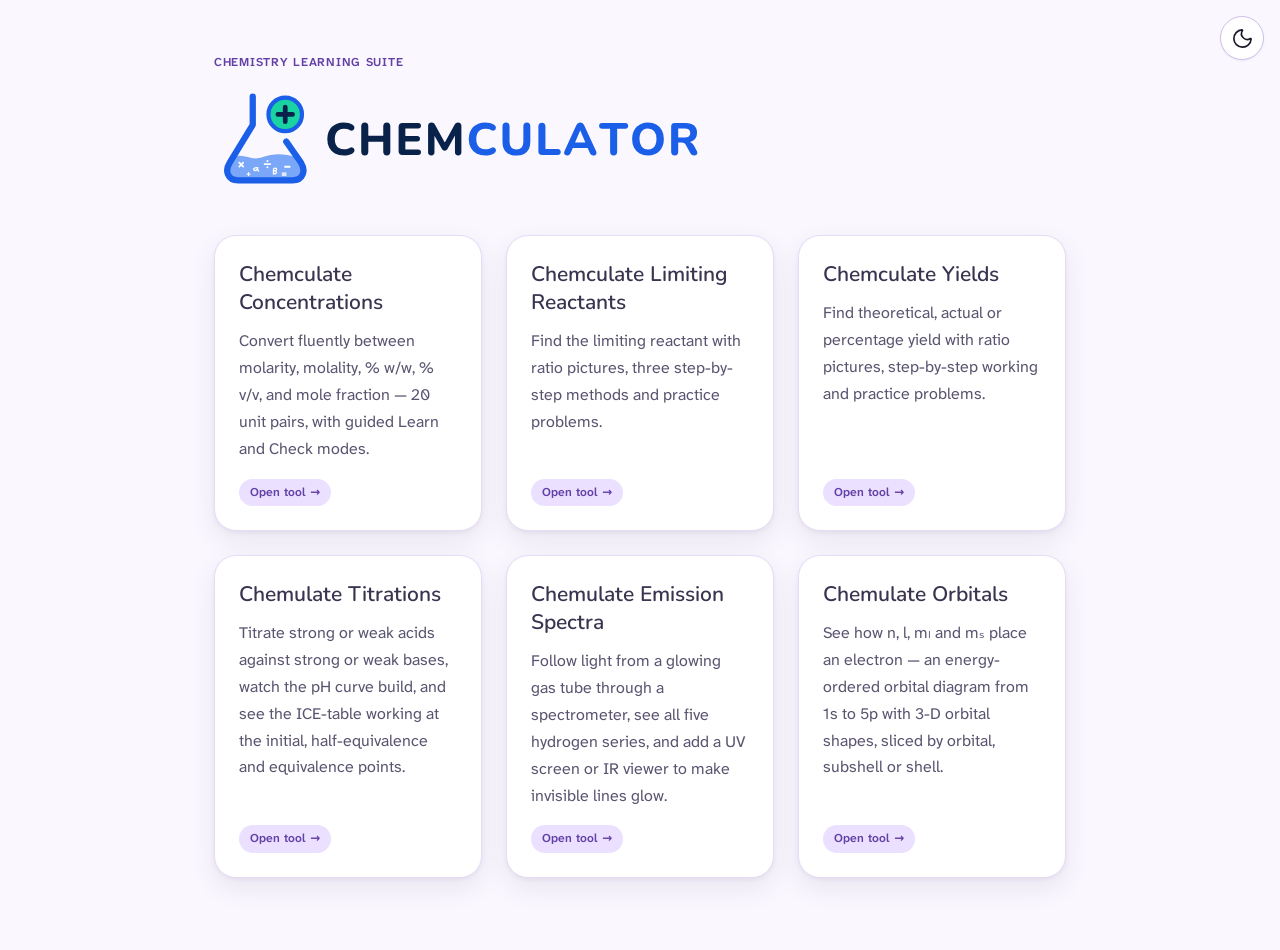
<file: index.html>
<!DOCTYPE html>
<html lang="en">
<head>
<meta charset="UTF-8">
<meta name="viewport" content="width=device-width, initial-scale=1.0">
<title>Chemculator — Chemistry Learning Suite</title>
<link rel="icon" href="brand/favicon.ico" sizes="48x48">
<link rel="icon" href="brand/favicon.svg" type="image/svg+xml">
<link rel="apple-touch-icon" href="brand/apple-touch-icon.png">
<meta name="description" content="Chemculator: a growing suite of interactive chemistry tools. Chemculate concentrations, limiting reactants, and more.">

<!-- Flash-free theme init (identical across the suite): runs before first paint. -->
<script>
try{var s=localStorage.getItem('theme'); if(s==='dark'||s==='light') document.documentElement.setAttribute('data-theme', s);}catch(e){}
</script>

<link rel="stylesheet" href="design-system.css">
<link rel="stylesheet" href="styles.css">
</head>
<body>

<button id="theme-toggle" class="theme-toggle" aria-label="Switch to dark mode" type="button" data-icon="moon"></button>

<header class="site-header">
  <span class="eyebrow">Chemistry Learning Suite</span>
  <h1 class="site-title">
    <img src="logo-light.svg" alt="Chemculator" class="site-logo site-logo--light">
    <img src="logo-dark.svg" alt="Chemculator" class="site-logo site-logo--dark">
  </h1>
</header>

<main>
  <div id="app-grid" class="card-grid" aria-live="polite">
    <!-- Cards are rendered here by app.js (from apps.json, with an embedded fallback) -->
  </div>
</main>

<script src="icons.js"></script>
<script src="motion.js"></script>
<script src="app.js"></script>
</body>
</html>
</file>
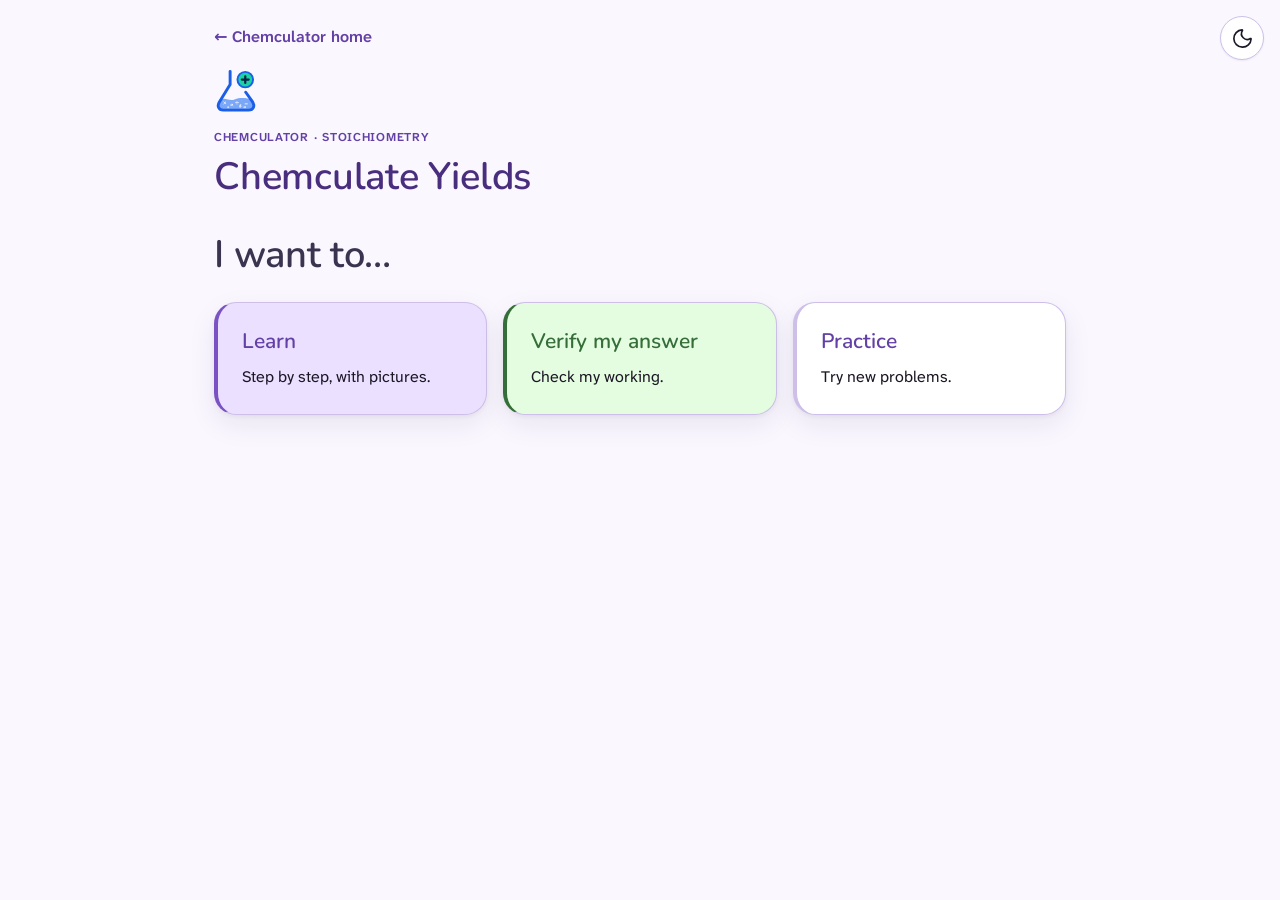
<file: yieldcalculator/index.html>
<!DOCTYPE html>
<html lang="en">
<head>
<meta charset="UTF-8">
<meta name="viewport" content="width=device-width, initial-scale=1.0">
<title>Chemculate Yields</title>
<link rel="icon" href="../brand/favicon.ico" sizes="48x48">
<link rel="icon" href="../brand/favicon.svg" type="image/svg+xml">
<link rel="apple-touch-icon" href="../brand/apple-touch-icon.png">
<meta name="description" content="Find theoretical, actual or percentage yield. Learn, check an answer, or practise.">
  <!-- Flash-free theme init: runs before the stylesheet is parsed. Same key ("theme") as the Chemculator hub.
       With no stored choice, design-system.css follows prefers-color-scheme. -->
  <script>
  try{var s=localStorage.getItem('theme'); if(s==='dark'||s==='light') document.documentElement.setAttribute('data-theme', s);}catch(e){}
  </script>
  <link rel="stylesheet" href="design-system.css">
  <link rel="stylesheet" href="styles.css">
  <link rel="stylesheet" href="ratiovis.css">
</head>
<body>
  <button class="theme-toggle" id="theme-toggle" type="button" aria-label="Switch to dark mode" aria-pressed="false">
    <span id="theme-toggle-icon" data-icon="moon"></span>
  </button>

  <div class="page">
    <nav class="top-links" aria-label="Chemculator navigation">
      <a class="home-link" href="https://azlanyaacob92.github.io/">&larr; Chemculator home</a>
    </nav>

    <header class="page-header">
      <a class="brand-mark" href="https://azlanyaacob92.github.io/" aria-label="Chemculator home">
        <img class="brand-mark__img--light" src="../brand/mark.svg" alt="" width="43" height="48">
        <img class="brand-mark__img--dark" src="../brand/mark-on-dark.svg" alt="" width="43" height="48">
      </a>
      <p class="eyebrow">Chemculator &middot; Stoichiometry</p>
      <h1 class="site-title">Chemculate Yields</h1>
    </header>
  </div>

  <main>
    <button class="back-link" id="back-link" type="button" hidden>← Back to start</button>

    <div class="wizard-stage">

      <!-- ============ CARD 0 · LANDING ============ -->
      <div class="wizard-card" id="card-landing">
        <div class="landing-content" id="landing-content">
          <p class="hero-lead" id="hero-lead">I want to…</p>
          <div class="choice-grid choice-grid--three">
            <button class="choice-card choice-card--lav" data-choose="learn" type="button">
              <span class="choice-verb">Learn</span>
              <span class="choice-desc">Step by step, with pictures.</span>
            </button>
            <button class="choice-card choice-card--grn" data-choose="verify" type="button">
              <span class="choice-verb">Verify my answer</span>
              <span class="choice-desc">Check my working.</span>
            </button>
            <button class="choice-card choice-card--plain" data-choose="practice" type="button">
              <span class="choice-verb">Practice</span>
              <span class="choice-desc">Try new problems.</span>
            </button>
          </div>
        </div>
      </div>

      <!-- ============ CARD 1 · REACTION PICKER (periodic table) ============ -->
      <div class="wizard-card prompt-card" id="card-picker" hidden>
        <span class="prompt-step">Step 1</span>
        <p class="prompt-question">Find your reaction</p>

        <div class="searchbar">
          <input type="text" id="speciesSearch" class="text-input" placeholder="Search by species or formula, e.g. MnO4" aria-label="Search reactions by species or formula" autocomplete="off" spellcheck="false">
          <span class="search-preview" id="searchPreview" aria-hidden="true"></span>
        </div>
        <div class="searchbar-divider"><span>or tap elements below</span></div>

        <div class="tablewrap">
          <div class="legend">
            <span><i class="l-active"></i>in a two-reactant reaction</span>
            <span><i class="l-sel"></i>selected</span>
            <span><i class="l-off"></i>not available</span>
          </div>
          <div class="ptscroll"><div class="ptable" id="ptable"></div></div>
        </div>

        <div class="controls">
          <select id="catsel" class="select" aria-label="Reaction type"></select>
          <div class="seg" id="matchmode">
            <button data-match="all" class="active" type="button">Match all</button>
            <button data-match="any" type="button">Match any</button>
          </div>
          <button class="btn btn--ghost" id="clear" type="button">Clear</button>
        </div>

        <div class="statusbar">
          <div class="selchips" id="selchips"></div>
          <div class="count" id="count"></div>
        </div>

        <div class="list" id="list"></div>
      </div>

      <!-- ============ CARD 1b · CUSTOM REACTION — SETUP ============ -->
      <div class="wizard-card prompt-card" id="card-custom-setup" hidden>
        <span class="prompt-step">Build your own</span>
        <p class="prompt-question">How many products does your reaction make?</p>
        <div class="seg seg--wide" id="prodcount" role="group" aria-label="Number of products"></div>
        <div class="wizard-back-row">
          <button class="btn btn--primary" id="custom-setup-continue" type="button">Continue →</button>
          <button class="btn btn--ghost" id="custom-setup-back" type="button">← Back to reaction list</button>
        </div>
      </div>

      <!-- ============ CARD 1c · CUSTOM REACTION — BUILD ============ -->
      <div class="wizard-card prompt-card" id="card-custom-build" hidden>
        <span class="prompt-step">Build your own</span>
        <p class="prompt-question">Build your equation</p>
        <div class="calc-eq" id="customPreview"></div>
        <div class="custom-side-label">Reactants</div>
        <div class="custom-grid" id="customReactants"></div>
        <div class="custom-arrow-row"><span class="custom-arrow">→</span></div>
        <div class="custom-side-label">Products</div>
        <div class="custom-grid" id="customProducts"></div>
        <p class="form-error" id="custom-error" role="alert" hidden></p>
        <button class="btn btn--primary" id="custom-build-continue" type="button">Build equation →</button>
        <div class="wizard-back-row">
          <button class="btn btn--ghost" id="custom-build-back" type="button">← Change product count</button>
        </div>
      </div>

      <!-- ============ CARD 2 · WHAT ARE YOU CALCULATING? ============ -->
      <div class="wizard-card prompt-card" id="card-target" hidden>
        <span class="prompt-step">Step 2</span>
        <p class="prompt-question">What are you calculating?</p>
        <div class="calc-eq" id="targetEq"></div>
        <div class="choice-grid choice-grid--three">
          <button class="choice-card choice-card--plain" data-target="theoretical" type="button">
            <span class="choice-verb">Theoretical yield</span>
            <span class="choice-desc">From the amounts you start with.</span>
          </button>
          <button class="choice-card choice-card--plain" data-target="percent" type="button">
            <span class="choice-verb">Percentage yield</span>
            <span class="choice-desc">From the amount you collected.</span>
          </button>
          <button class="choice-card choice-card--plain" data-target="actual" type="button">
            <span class="choice-verb">Actual yield</span>
            <span class="choice-desc">From a given percentage.</span>
          </button>
        </div>
        <div class="wizard-back-row">
          <button class="btn btn--ghost" id="target-back" type="button">← Change reaction</button>
        </div>
      </div>

      <!-- ============ CARD 3 · WHICH PRODUCT, AND IN WHAT UNIT? ============ -->
      <div class="wizard-card prompt-card" id="card-product" hidden>
        <span class="prompt-step">Step 3</span>
        <p class="prompt-question">Which product, and what unit?</p>
        <div class="calc-eq" id="productEq"></div>
        <div class="custom-side-label">Product</div>
        <div class="seg seg--wide" id="product-seg" role="group" aria-label="Choose the product"></div>
        <div class="custom-side-label">Unit</div>
        <div class="seg seg--wide" id="unit-seg" role="group" aria-label="Choose how the yield is measured"></div>
        <div id="product-gas"></div>
        <div class="wizard-back-row">
          <button class="btn btn--primary" id="product-continue" type="button">Continue →</button>
          <button class="btn btn--ghost" id="product-back" type="button">← Change what to calculate</button>
        </div>
      </div>

      <!-- ============ CARD 4 · MEASUREMENTS ============ -->
      <div class="wizard-card prompt-card" id="card-measure" hidden>
        <span class="prompt-step">Step 4</span>
        <p class="prompt-question">How much of each reactant do you have?</p>
        <div class="calc-eq" id="measureEq"></div>
        <div class="inputs" id="inputs"></div>
        <div id="knownWrap"></div>
        <p class="form-error" id="measure-error" role="alert" hidden></p>
        <button class="btn btn--primary" id="measure-continue" type="button">Continue →</button>
        <div class="wizard-back-row">
          <button class="btn btn--ghost" id="measure-back" type="button">← Change product or unit</button>
        </div>
      </div>

      <!-- ============ CARD 5a · LEARN — a worksheet that grows one step at a time ============ -->
      <div class="wizard-card learn-card" id="card-learn" hidden>
        <div class="learn-head">
          <span class="strategy-eyebrow" id="learn-eyebrow"></span>
          <div class="calc-eq" id="learnEq"></div>
        </div>
        <ol class="step-list" id="learn-steps" role="list" aria-live="polite" aria-relevant="additions"></ol>
        <div class="learn-bar">
          <div class="dots" id="learn-dots" role="img" aria-label="Step 1 of 1"></div>
          <div class="learn-actions">
            <button class="btn btn--primary" id="learn-next" type="button">Next step →</button>
            <button class="btn btn--ghost" id="learn-back" type="button">← Back</button>
            <button class="btn btn--ghost" id="learn-all" type="button">Show all</button>
          </div>
        </div>
      </div>

      <!-- ============ CARD 5b · VERIFY — all the figures at once ============ -->
      <div class="wizard-card worksheet" id="card-verify" hidden>
        <div class="worksheet-header">
          <p class="worksheet-title">Key figures</p>
        </div>
        <div class="worksheet-body" id="verify-body"></div>
        <div class="worksheet-pic" id="verify-pic"></div>
        <div class="step-combo-actions worksheet-actions">
          <button class="btn btn--primary" id="verify-again" type="button">Try different amounts</button>
          <button class="btn btn--ghost" id="verify-restart" type="button">Start again</button>
        </div>
      </div>

      <!-- ============ CARD 6 · VERDICT (learn only) ============ -->
      <div class="wizard-card verdict-card" id="card-verdict" hidden>
        <p class="verdict-headline" id="verdict-headline"></p>
        <p class="verdict-body" id="verdict-body"></p>
        <p class="verdict-flag" id="verdict-flag" hidden>Above 100 %. Check the measurement.</p>
        <div class="verdict-pic" id="verdict-pic"></div>
        <div class="verdict-actions">
          <button class="btn btn--primary" id="verdict-again" type="button">Try different amounts</button>
          <button class="btn btn--ghost" id="verdict-restart" type="button">Start again</button>
        </div>
      </div>

      <!-- ============ CARD 7 · PRACTICE ============ -->
      <div class="wizard-card prompt-card practice-card" id="card-practice" hidden>
        <div class="practice-bar">
          <div class="seg" id="practice-level" role="group" aria-label="Level">
            <button type="button" data-level="moles" aria-pressed="false">Moles</button>
            <button type="button" data-level="grams" aria-pressed="false">Grams</button>
            <button type="button" data-level="mixed" aria-pressed="true" class="active">Mixed</button>
          </div>
          <span class="score-chip" id="practice-score" role="status"><span class="sr-only">Score </span>✓ 0 / 0</span>
          <button class="btn btn--soft" id="practice-new" type="button">New problem</button>
        </div>
        <div class="practice-problem" id="practice-problem" tabindex="-1"></div>
      </div>

    </div>
  </main>

  <script src="chemistry.js"></script>
  <script src="generator.js"></script>
  <script src="practice.js"></script>
  <script src="icons.js"></script>
  <script src="motion.js"></script>
  <script src="ratiovis.js"></script>
  <script src="app.js"></script>
</body>
</html>
</file>
<file: design-system.css>
/* =============================================================
   design-system.css — Lavender + Willow design system
   Portable token layer. Two source palettes:
     Lavender Veil → Lavender Purple  (primary / brand / interactive)
     Frosted Mint  → Willow Green     (secondary / positive / confirm)

   The five swatches in each source palette are all tints: none of
   them reaches 4.5:1 against white, so they are used as SURFACES
   and FILLS. Text and action colours are the derived 600–900 steps
   below. Every pairing marked ✓ was checked against WCAG 2.1 AA.
   ============================================================= */

/* The three faces, self-hosted (SIL Open Font License 1.1; licences in fonts/).
   Latin subset: characters outside it (subscript digits, most arrows) fall
   through to the system fonts further down each stack. */
@font-face {
  font-family: "Nunito";
  src: url("fonts/nunito-latin-wght-normal.woff2") format("woff2");
  font-weight: 200 1000; font-style: normal; font-display: swap;
}
@font-face {
  font-family: "Atkinson Hyperlegible Next";
  src: url("fonts/atkinson-hyperlegible-next-latin-wght-normal.woff2") format("woff2");
  font-weight: 200 800; font-style: normal; font-display: swap;
}
@font-face {
  font-family: "Atkinson Hyperlegible Mono";
  src: url("fonts/atkinson-hyperlegible-mono-latin-wght-normal.woff2") format("woff2");
  font-weight: 200 800; font-style: normal; font-display: swap;
}

:root {
  color-scheme: light;

  /* ---------- lavender ramp (50–400 are the source swatches) ---------- */
  --lav-50:  #ebe0ff;  /* Lavender Veil     */
  --lav-100: #dac7ff;  /* Periwinkle        */
  --lav-200: #c7adff;  /* Mauve             */
  --lav-300: #ac8bee;  /* Soft Periwinkle   */
  --lav-400: #916dd5;  /* Lavender Purple   */
  --lav-500: #7a52c4;  /* derived — smallest fill that holds white text ✓ 5.48 */
  --lav-600: #6340a6;  /* derived — text / links on white ✓ 7.46 */
  --lav-700: #4a2e7e;  /* derived — headings ✓ 10.59 */
  --lav-900: #2e1b52;  /* derived — deep surface, dark-mode base */

  /* ---------- willow ramp (50–400 are the source swatches) ---------- */
  --grn-50:  #e4fde1;  /* Frosted Mint (light) */
  --grn-100: #d5f5d2;  /* Frosted Mint        */
  --grn-200: #c6edc3;  /* Tea Green           */
  --grn-300: #a7dca5;  /* Celadon             */
  --grn-400: #90cf8e;  /* Willow Green        */
  --grn-500: #6fb86d;  /* derived — fill, pairs with ink not white */
  --grn-600: #4f9a50;  /* derived — icons / large text only (3.46) */
  --grn-700: #356e38;  /* derived — text & solid buttons ✓ 6.11 */
  --grn-900: #1e3f22;  /* derived — deep surface */

  /* ---------- neutrals (warmed toward lavender, not pure grey) ---------- */
  --ink:   #1c1725;   /* body text ✓ 17.5 on white  */
  --ink-2: #3b3450;   /* subheads ✓ 11.7            */
  --muted: #5b5470;   /* secondary text ✓ 7.1       */
  --faint: #8a7fa8;   /* placeholders, 3.7 — never body copy */
  --line:  #e5dcf5;
  --line-strong: #cdbfe8;

  /* ---------- surfaces ---------- */
  --bg:      #faf7ff;
  --bg-tint: #f6f2ff;
  --card:    #ffffff;
  --card-2:  var(--lav-50);
  --overlay: rgba(46, 27, 82, .48);

  /* ---------- semantic roles ---------- */
  --primary:        var(--lav-500);
  --primary-hover:  var(--lav-600);
  --primary-ink:    #ffffff;
  --primary-soft:   var(--lav-50);
  --primary-soft-ink: var(--lav-600);   /* ✓ 5.91 on --lav-50 */

  --accent:         var(--grn-700);
  --accent-hover:   var(--grn-900);
  --accent-ink:     #ffffff;
  --accent-soft:    var(--grn-50);
  --accent-soft-ink: var(--grn-700);    /* ✓ 5.65 on --grn-50 */

  --success:      var(--grn-700);
  --success-soft: var(--grn-50);
  --danger:       #b4304a;              /* ✓ 6.07 both directions */
  --danger-soft:  #fdeef1;
  --warn:         #b8721f;              /* fill only — pair with --ink, not white */
  --warn-ink:     #7a4a0f;
  --warn-soft:    #fdf3e3;

  --focus-ring: 0 0 0 3px rgba(122, 82, 196, .38);

  /* ---------- text roles that take a different step in dark mode ---------- */
  --link:  var(--primary-soft-ink);     /* links, eyebrows, ghost-button text */
  --title: var(--lav-700);              /* the page <h1> */

  /* ---------- elevation: lavender-tinted, never neutral grey ---------- */
  --shadow-1: 0 1px 2px rgba(46, 27, 82, .07);
  --shadow-2: 0 2px 4px rgba(46, 27, 82, .06), 0 10px 28px rgba(46, 27, 82, .08);
  --shadow-3: 0 8px 20px rgba(46, 27, 82, .10), 0 24px 60px rgba(46, 27, 82, .12);

  /* ---------- shape ---------- */
  --r-sm: 8px;
  --r-md: 14px;
  --r-lg: 22px;
  --r-pill: 999px;

  /* ---------- 4px spacing scale ---------- */
  --sp-1: 4px;  --sp-2: 8px;  --sp-3: 12px; --sp-4: 16px;
  --sp-5: 24px; --sp-6: 32px; --sp-7: 48px; --sp-8: 64px;

  /* ---------- controls: one height for every button, field and toggle ---------- */
  --control-h: 44px;

  /* =============================================================
     TYPE — professional, plainly readable, zero network dependency.

     Three voices, each a variable font that ships in fonts/ beside this
     file, so the app looks the same on a Chromebook, a phone and a
     Windows laptop, and still renders with no connection. The old
     system stacks stay behind them as the fallback while a font loads.

     Softness comes from the letterform itself: Nunito's rounded
     terminals for headings (it is also the face of the wordmark), and
     Atkinson Hyperlegible for everything read closely, because it keeps
     I, l and 1, and O and 0, apart: exactly the characters a chemical
     formula cannot afford to blur.
     ============================================================= */

  /* headings and any type ≥ 20px */
  --font-display: "Nunito", Candara, "ui-rounded", "Segoe UI Variable Display",
                  Calibri, "Segoe UI", -apple-system, system-ui, Roboto,
                  "Helvetica Neue", Arial, sans-serif;
  /* body, labels, controls — everything below 20px */
  --font-body: "Atkinson Hyperlegible Next", Calibri, "ui-rounded", "Segoe UI Variable Text",
               "Segoe UI", -apple-system, system-ui, Roboto,
               "Helvetica Neue", Arial, sans-serif;
  /* the second voice, and it earns its keep: quantities, units,
     equations, anything that must align in a column */
  --font-mono: "Atkinson Hyperlegible Mono", Consolas, "Cascadia Mono", "SFMono-Regular", ui-monospace,
               Menlo, "JetBrains Mono", monospace;

  /* weights — one step apart, capped at 600: nothing needs 700 to read
     as a heading once the letterform itself is doing the work */
  --w-normal: 400;
  --w-medium: 500;
  --w-semi:   600;
  --w-bold:   600;

  /* line heights: a little looser throughout than a technical system
     would use — tight leading is part of what reads "hard" */
  --lh-display: 1.22;
  --lh-heading: 1.34;
  --lh-body:    1.68;   /* generous — this is a page students read slowly */
  --lh-tight:   1.45;

  /* measure: never let running text run wider than this */
  --measure: 66ch;
  --measure-narrow: 46ch;

  /* scale — 1.0rem base, ~1.22 ratio, deliberately shallow so nothing
     shouts and every step stays distinguishable */
  --fs-display: clamp(1.875rem, 1.55rem + 1.5vw, 2.375rem);
  --fs-h1:      clamp(1.5rem, 1.35rem + .75vw, 1.75rem);
  --fs-h2:      1.3125rem;
  --fs-h3:      1.0625rem;
  --fs-body:    1rem;       /* 16px floor — never smaller for prose */
  --fs-small:   0.875rem;
  --fs-label:   0.75rem;
  --fs-micro:   0.6875rem;  /* units and footnotes only, never sentences */

  /* composed shorthands: font: var(--t-h2) */
  --t-display: var(--w-semi) var(--fs-display)/var(--lh-display) var(--font-display);
  --t-h1:      var(--w-semi) var(--fs-h1)/var(--lh-heading) var(--font-display);
  --t-h2:      var(--w-semi) var(--fs-h2)/var(--lh-heading) var(--font-display);
  --t-h3:      var(--w-semi) var(--fs-h3)/var(--lh-tight) var(--font-body);
  --t-body:    var(--w-normal) var(--fs-body)/var(--lh-body) var(--font-body);
  --t-body-strong: var(--w-semi) var(--fs-body)/var(--lh-body) var(--font-body);
  --t-small:   var(--w-normal) var(--fs-small)/1.55 var(--font-body);
  --t-label:   var(--w-bold) var(--fs-label)/var(--lh-tight) var(--font-body);
  --t-mono:    var(--w-normal) var(--fs-small)/var(--lh-tight) var(--font-mono);
  --t-quantity: var(--w-medium) var(--fs-body)/var(--lh-tight) var(--font-mono);

  /* tracking: near-neutral, not tightened — negative tracking is what
     makes a headline feel engineered instead of written */
  --tr-display: -0.006em;
  --tr-heading: 0em;
  --tr-body:    0em;
  --tr-label:   0.06em;   /* uppercase labels still need a little air */

  /* ---------- motion: read by CSS and by motion.js alike ---------- */
  --ease: cubic-bezier(0.16, 1, 0.3, 1);       /* UI arriving or leaving */
  --ease-move: cubic-bezier(0.4, 0, 0.2, 1);   /* an object travelling inside a simulation */
  --dur-fast: 120ms;    /* hover, press */
  --dur: 220ms;         /* state changes, and anything leaving */
  --dur-slow: 420ms;    /* anything entering the page */
  --stagger: 90ms;      /* gap between items that arrive one after another */
}

/* =============================================================
   dark mode — the ramps invert roles: tints become the ink,
   the 900 step becomes the room. Same token names throughout.
   ============================================================= */
[data-theme="dark"] {
  color-scheme: dark;
  --link:  var(--primary);
  --title: var(--ink);

  --ink:   #ebe0ff;   /* ✓ 14.8 on --bg */
  --ink-2: #dac7ff;
  --muted: #a79fc0;   /* ✓ 7.4 */
  --faint: #7c7496;
  --line:  #2a2140;
  --line-strong: #3d3157;

  --bg:      #151021;
  --bg-tint: #1d1630;
  --card:    #1d1630;
  --card-2:  #2a2140;
  --overlay: rgba(10, 6, 20, .66);

  --primary:        var(--lav-300);
  --primary-hover:  var(--lav-200);
  --primary-ink:    #1c1725;          /* dark text on a light lavender fill */
  --primary-soft:   #2a2140;
  --primary-soft-ink: var(--lav-100); /* ✓ 9.8 */

  --accent:         var(--grn-300);
  --accent-hover:   var(--grn-200);
  --accent-ink:     #10240f;
  --accent-soft:    #1f3320;
  --accent-soft-ink: var(--grn-200);

  --success:      var(--grn-300);
  --success-soft: #1f3320;
  --danger:       #f0a3b0;
  --danger-soft:  #3a1a22;
  --warn:         #f0c274;
  --warn-ink:     #f0c274;
  --warn-soft:    #33260f;

  --focus-ring: 0 0 0 3px rgba(172, 139, 238, .45);

  --shadow-1: 0 1px 2px rgba(0, 0, 0, .5);
  --shadow-2: 0 2px 4px rgba(0, 0, 0, .4), 0 10px 28px rgba(0, 0, 0, .45);
  --shadow-3: 0 8px 20px rgba(0, 0, 0, .5), 0 24px 60px rgba(0, 0, 0, .55);
}

/* Follow the OS when no explicit choice has been stored. */
@media (prefers-color-scheme: dark) {
  :root:not([data-theme="light"]) {
    color-scheme: dark;
    --link: var(--primary); --title: var(--ink);
    --ink: #ebe0ff; --ink-2: #dac7ff; --muted: #a79fc0; --faint: #7c7496;
    --line: #2a2140; --line-strong: #3d3157;
    --bg: #151021; --bg-tint: #1d1630; --card: #1d1630; --card-2: #2a2140;
    --overlay: rgba(10, 6, 20, .66);
    --primary: var(--lav-300); --primary-hover: var(--lav-200);
    --primary-ink: #1c1725; --primary-soft: #2a2140; --primary-soft-ink: var(--lav-100);
    --accent: var(--grn-300); --accent-hover: var(--grn-200);
    --accent-ink: #10240f; --accent-soft: #1f3320; --accent-soft-ink: var(--grn-200);
    --success: var(--grn-300); --success-soft: #1f3320;
    --danger: #f0a3b0; --danger-soft: #3a1a22;
    --warn: #f0c274; --warn-ink: #f0c274; --warn-soft: #33260f;
    --focus-ring: 0 0 0 3px rgba(172, 139, 238, .45);
    --shadow-1: 0 1px 2px rgba(0,0,0,.5);
    --shadow-2: 0 2px 4px rgba(0,0,0,.4), 0 10px 28px rgba(0,0,0,.45);
    --shadow-3: 0 8px 20px rgba(0,0,0,.5), 0 24px 60px rgba(0,0,0,.55);
  }
}

/* =============================================================
   component primitives — thin, opt-in, all token-driven
   ============================================================= */

/* ---------- base type wiring ----------
   These apply the tokens above so headings, running text, and
   quantities look right by default, not only inside .ds-* wrappers. */
h1, h2, h3, h4 { margin: 0; text-wrap: balance; color: var(--ink-2); }
h1 { font: var(--t-display); letter-spacing: var(--tr-display); color: var(--title); }
h2 { font: var(--t-h1); letter-spacing: var(--tr-heading); }
h3 { font: var(--t-h2); letter-spacing: var(--tr-heading); }
h4 { font: var(--t-h3); }

p, li { font: var(--t-body); color: var(--ink); max-width: var(--measure); }
p.lede { font: var(--w-normal) 1.125rem/var(--lh-body) var(--font-body); color: var(--muted); }

small, .ds-caption { font: var(--t-small); color: var(--muted); }

.ds-eyebrow, .ds-label-inline {
  font: var(--t-label);
  text-transform: uppercase;
  letter-spacing: var(--tr-label);
  color: var(--muted);
}

/* quantities, units, calc lines — tabular figures so columns line up */
.ds-quantity, code, kbd, samp {
  font: var(--t-quantity);
  font-variant-numeric: tabular-nums;
}

.ds-card {
  background: var(--card);
  border: 1px solid var(--line);
  border-radius: var(--r-lg);
  padding: var(--sp-5);
  box-shadow: var(--shadow-2);
}

.ds-btn {
  font: var(--t-small);
  font-weight: 600;
  display: inline-flex;
  align-items: center;
  gap: var(--sp-2);
  padding: 10px 18px;
  border-radius: var(--r-pill);
  border: 1px solid transparent;
  cursor: pointer;
  transition: background var(--dur) var(--ease), transform var(--dur) var(--ease),
              box-shadow var(--dur) var(--ease), color var(--dur) var(--ease);
}
.ds-btn:focus-visible { outline: none; box-shadow: var(--focus-ring); }
.ds-btn:active { transform: translateY(1px); }
.ds-btn[disabled] { opacity: .5; cursor: not-allowed; transform: none; }

.ds-btn--primary   { background: var(--primary); color: var(--primary-ink); }
.ds-btn--primary:hover:not([disabled])   { background: var(--primary-hover); }

.ds-btn--accent    { background: var(--accent); color: var(--accent-ink); }
.ds-btn--accent:hover:not([disabled])    { background: var(--accent-hover); }

.ds-btn--soft      { background: var(--primary-soft); color: var(--primary-soft-ink); }
.ds-btn--soft:hover:not([disabled])      { background: var(--lav-100); }

.ds-btn--ghost     { background: transparent; color: var(--primary-soft-ink);
                     border-color: var(--line-strong); }
.ds-btn--ghost:hover:not([disabled])     { background: var(--bg-tint); }

.ds-btn--danger    { background: var(--danger); color: #fff; }

.ds-label {
  font: var(--t-label);
  text-transform: uppercase;
  letter-spacing: var(--tr-label);
  color: var(--muted);
}

.ds-field {
  font: var(--t-body);
  width: 100%;
  padding: 10px 14px;
  color: var(--ink);
  background: var(--card);
  border: 1px solid var(--line-strong);
  border-radius: var(--r-md);
  transition: border-color var(--dur) var(--ease), box-shadow var(--dur) var(--ease);
}
.ds-field::placeholder { color: var(--faint); }
.ds-field:focus { outline: none; border-color: var(--primary); box-shadow: var(--focus-ring); }
.ds-field[aria-invalid="true"] { border-color: var(--danger); }

.ds-chip {
  font: var(--t-label);
  font-weight: 600;
  display: inline-flex;
  align-items: center;
  gap: 6px;
  padding: 5px 11px;
  border-radius: var(--r-pill);
  background: var(--primary-soft);
  color: var(--primary-soft-ink);
}
.ds-chip--accent  { background: var(--accent-soft); color: var(--accent-soft-ink); }
.ds-chip--danger  { background: var(--danger-soft); color: var(--danger); }
.ds-chip--warn    { background: var(--warn-soft);   color: var(--warn-ink); }

/* Callouts get a 3px leading edge in the role colour — the one place
   the saturated 400-step swatches carry meaning on their own. */
.ds-note {
  border-left: 3px solid var(--primary);
  background: var(--primary-soft);
  color: var(--ink);
  border-radius: 0 var(--r-md) var(--r-md) 0;
  padding: var(--sp-3) var(--sp-4);
}
.ds-note--accent { border-left-color: var(--accent); background: var(--accent-soft); }
.ds-note--danger { border-left-color: var(--danger); background: var(--danger-soft); }
.ds-note--warn   { border-left-color: var(--warn);   background: var(--warn-soft); }

/* =============================================================
   suite shell — the parts every Chemculator app shares.

   These use the class names the apps already carry in their markup
   (.theme-toggle, .btn, .seg, .choice-card ...), so an app gets them
   by linking this file and NOT redefining them. An app's own
   styles.css should hold only what is specific to that app: its
   layout, its data colours, its simulation.

   This file is copied into each repo. Edit the canonical copy and
   run design-system/sync.js — never edit a copy.
   ============================================================= */

/* ---------- base ---------- */
* { box-sizing: border-box; }
[hidden] { display: none !important; }

body {
  margin: 0;
  font: var(--t-body);
  color: var(--ink);
  background: var(--bg);
  -webkit-font-smoothing: antialiased;
  transition: background-color var(--dur) var(--ease), color var(--dur) var(--ease);
}

/* focus: the ring token plus a solid outline, so it holds 3:1 on any surface */
:focus-visible { outline: 2px solid var(--primary); outline-offset: 2px; box-shadow: var(--focus-ring); }

.sr-only {
  position: absolute; width: 1px; height: 1px; margin: -1px; padding: 0;
  overflow: hidden; clip: rect(0 0 0 0); white-space: nowrap; border: 0;
}

/* ---------- icons (icons.js): take the text colour, scale with the type ---------- */
.icon {
  width: 1.25em; height: 1.25em; flex: none; vertical-align: -0.22em;
  fill: none; stroke: currentColor; stroke-width: 1.75; stroke-linecap: round; stroke-linejoin: round;
}
[data-icon] { display: inline-flex; }

/* ---------- theme toggle: fixed, top-right, in every app ---------- */
.theme-toggle {
  position: fixed; top: var(--sp-4); right: var(--sp-4); z-index: 50;
  width: var(--control-h); height: var(--control-h); padding: 0;
  display: flex; align-items: center; justify-content: center;
  border: 1px solid var(--line-strong); border-radius: var(--r-pill);
  background: var(--card); color: var(--ink);
  font-size: 1.15rem; line-height: 1; cursor: pointer;
  box-shadow: var(--shadow-1);
  transition: background-color var(--dur) var(--ease), border-color var(--dur) var(--ease),
              transform var(--dur) var(--ease), box-shadow var(--dur) var(--ease);
}
.theme-toggle:hover { background: var(--primary-soft); border-color: var(--primary); transform: translateY(-1px); }
.theme-toggle:active { transform: none; transition-duration: var(--dur-fast); }
.theme-toggle:focus-visible { box-shadow: var(--shadow-1), var(--focus-ring); }

/* ---------- header: home link, brand mark, eyebrow, title ---------- */
.top-links { display: flex; flex-wrap: wrap; gap: var(--sp-1) var(--sp-5); margin-bottom: var(--sp-4); }
@media (max-width: 1040px) { .top-links { padding-right: 60px; } }   /* keep the fixed theme toggle clear */

.home-link, .back-link {
  display: inline-block; color: var(--link); text-decoration: none;
  font: var(--t-body-strong); border-radius: var(--r-sm);
}
.home-link:hover, .back-link:hover { text-decoration: underline; text-underline-offset: 3px; }
/* .back-link is usually a <button> that steps back inside the app */
.back-link { background: none; border: 0; cursor: pointer; padding: var(--sp-2) 0; margin: var(--sp-1) 0 var(--sp-4); }

.brand-mark { display: block; width: fit-content; margin: 0 0 var(--sp-2); line-height: 0; }
.brand-mark img { height: 48px; width: auto; }
.brand-mark__img--light { display: block; }
.brand-mark__img--dark { display: none; }
:root[data-theme="dark"] .brand-mark__img--light { display: none; }
:root[data-theme="dark"] .brand-mark__img--dark { display: block; }
@media (prefers-color-scheme: dark) {
  :root:not([data-theme="light"]) .brand-mark__img--light { display: none; }
  :root:not([data-theme="light"]) .brand-mark__img--dark { display: block; }
}

.eyebrow {
  display: inline-block; margin: 0; max-width: none;
  font: var(--t-label); text-transform: uppercase; letter-spacing: var(--tr-label);
  color: var(--link);
}

/* ---------- panels ---------- */
.card, .prompt-card {
  background: var(--card);
  border: 1px solid var(--line);
  border-radius: var(--r-lg);
  padding: var(--sp-5);
  box-shadow: var(--shadow-2);
}

/* ---------- buttons: ghost by default, one primary per view ---------- */
.btn {
  display: inline-flex; align-items: center; justify-content: center; gap: var(--sp-2);
  min-height: var(--control-h); padding: 10px 20px;
  font: var(--t-body-strong); line-height: 1.3;
  border: 1px solid var(--line-strong); border-radius: var(--r-pill);
  background: transparent; color: var(--link);
  cursor: pointer;
  transition: background-color var(--dur) var(--ease), color var(--dur) var(--ease),
              border-color var(--dur) var(--ease), transform var(--dur) var(--ease),
              box-shadow var(--dur) var(--ease);
}
.btn:hover { background: var(--bg-tint); }
.btn:active { transform: translateY(1px); transition-duration: var(--dur-fast); }

.btn--primary { background: var(--primary); border-color: transparent; color: var(--primary-ink); }
.btn--primary:hover { background: var(--primary-hover); }
.btn--accent { background: var(--accent); border-color: transparent; color: var(--accent-ink); }
.btn--accent:hover { background: var(--accent-hover); }
.btn--soft { background: var(--primary-soft); border-color: transparent; color: var(--primary-soft-ink); }
.btn--soft:hover { background: var(--card-2); border-color: var(--primary); }

.btn:disabled, .btn[aria-disabled="true"] { opacity: .5; cursor: not-allowed; transform: none; }

/* ---------- fields ---------- */
.select, .num-input, .text-input {
  min-height: var(--control-h); padding: 10px 14px; max-width: 100%;
  font: var(--t-body); color: var(--ink);
  background: var(--card);
  border: 1px solid var(--line-strong); border-radius: var(--r-md);
  transition: border-color var(--dur) var(--ease), box-shadow var(--dur) var(--ease);
}
.select { cursor: pointer; }
.num-input { font-family: var(--font-mono); font-variant-numeric: tabular-nums; }
.select:hover, .num-input:hover, .text-input:hover { border-color: var(--primary); }
.select:focus, .num-input:focus, .text-input:focus {
  outline: none; border-color: var(--primary); box-shadow: var(--focus-ring);
}
.num-input::placeholder, .text-input::placeholder { color: var(--faint); }
.select option, .select optgroup { background: var(--card); color: var(--ink); }
.select:disabled, .num-input:disabled, .text-input:disabled { opacity: .5; cursor: not-allowed; }

.form-error {
  margin: var(--sp-3) 0 0; padding: var(--sp-3) var(--sp-4); max-width: none;
  font: var(--t-body); color: var(--danger);
  background: var(--danger-soft);
  border-left: 3px solid var(--danger); border-radius: 0 var(--r-md) var(--r-md) 0;
}

/* ---------- segmented control ----------
   A recessed tray; the chosen segment is raised in soft lavender with a
   1px --primary ring, so state is never carried by colour alone.
   Children are either <button>s (mark the chosen one .active or
   aria-pressed="true") or <label>s wrapping a radio input.
   .seg--strong fills the chosen segment — use it for the ONE control
   that drives the view. .seg--wide stretches to the container. */
.seg {
  display: inline-flex; flex-wrap: wrap; gap: 3px; padding: 3px;
  border: 1px solid var(--line-strong);
  border-radius: calc(var(--control-h) / 2);
  background: var(--bg-tint);
}
.seg > button, .seg > label {
  position: relative; flex: 0 1 auto;
  display: inline-flex; align-items: center; justify-content: center;
  min-height: calc(var(--control-h) - 8px); padding: 6px var(--sp-4);
  border: 0; border-radius: var(--r-pill);
  background: transparent; color: var(--muted);
  font: var(--t-body-strong); line-height: 1.3; text-align: center;
  cursor: pointer;
  transition: background-color var(--dur) var(--ease), color var(--dur) var(--ease),
              box-shadow var(--dur) var(--ease);
}
.seg > button:hover, .seg > label:hover { color: var(--ink); }
.seg > button.active, .seg > button[aria-pressed="true"], .seg > label:has(input:checked) {
  background: var(--primary-soft); color: var(--primary-soft-ink);
  box-shadow: inset 0 0 0 1px var(--primary);
}
.seg--strong > button.active, .seg--strong > button[aria-pressed="true"], .seg--strong > label:has(input:checked) {
  background: var(--primary); color: var(--primary-ink); box-shadow: none;
}
/* the native radio stays focusable and accessible, but is visually hidden */
.seg > label > input { position: absolute; inset: 0; width: 100%; height: 100%; margin: 0; opacity: 0; cursor: pointer; }
.seg > label > input:focus-visible { outline: none; box-shadow: none; }
.seg > label:focus-within { outline: 2px solid var(--primary); outline-offset: 2px; }
.seg--wide { display: flex; width: 100%; }
.seg--wide > button, .seg--wide > label { flex: 1 1 auto; }

/* ---------- choice cards: soft surfaces, role shown by the leading edge ---------- */
.choice-card {
  --edge: var(--primary);
  --wash: var(--primary-soft);
  --wash-ink: var(--primary-soft-ink);
  position: relative; z-index: 0;
  display: flex; flex-direction: column; gap: var(--sp-2);
  appearance: none; text-align: left; cursor: pointer;
  padding: var(--sp-5);
  border: 1px solid var(--line-strong);
  border-left: 4px solid var(--edge);
  border-radius: var(--r-lg);
  background: var(--wash); color: var(--ink);
  font: inherit;
  box-shadow: var(--shadow-2);
  -webkit-tap-highlight-color: transparent;
  transition: transform var(--dur) var(--ease), box-shadow var(--dur) var(--ease),
              background-color var(--dur) var(--ease), border-color var(--dur) var(--ease);
}
.choice-card--lav   { --edge: var(--primary); --wash: var(--primary-soft); --wash-ink: var(--primary-soft-ink); }
.choice-card--grn   { --edge: var(--accent);  --wash: var(--accent-soft);  --wash-ink: var(--accent-soft-ink); }
.choice-card--plain { --edge: var(--line-strong); --wash: var(--card); --wash-ink: var(--primary-soft-ink); }
.choice-card:focus-visible { box-shadow: var(--shadow-2), var(--focus-ring); z-index: 5; }
@media (hover: hover) {
  .choice-card:hover { z-index: 5; transform: translateY(-3px); box-shadow: var(--shadow-3); }
}
.choice-card:active { transform: translateY(0); transition-duration: var(--dur-fast); }
.choice-card.active { z-index: 2; box-shadow: var(--shadow-2), 0 0 0 2px var(--primary); }
.choice-verb { font: var(--t-h2); letter-spacing: var(--tr-heading); color: var(--wash-ink); }
.choice-desc { font: var(--t-body); color: var(--ink); }

/* ---------- entrances ----------
   Content that appears from CSS alone fades up with this. Step changes,
   staggered entrances and anything else driven from JS go through
   motion.js, which reads the same tokens. */
@keyframes fade { from { opacity: 0; transform: translateY(10px); } to { opacity: 1; transform: none; } }

@media (prefers-reduced-motion: reduce) {
  *, *::before, *::after {
    animation-duration: .01ms !important; transition-duration: .01ms !important;
    scroll-behavior: auto !important;
  }
}
</file>
<file: styles.css>
/* =============================================================
   styles.css - Chemculator hub
   Maps the hub's components onto the Lavender + Willow tokens in
   design-system.css (linked first). No colour values live here.
   ============================================================= */


/* ---------------- header / footer ---------------- */
.site-header { max-width: 900px; margin: 0 auto; padding: var(--sp-7) var(--sp-5) var(--sp-2); }
.site-title { margin: var(--sp-2) 0 0; display: flex; align-items: center; }
.site-logo { display: block; height: 112px; max-width: 100%; width: auto; }
.site-logo--dark { display: none; }
:root[data-theme="dark"] .site-logo--light { display: none; }
:root[data-theme="dark"] .site-logo--dark { display: block; }
@media (prefers-color-scheme: dark) {
  :root:not([data-theme="light"]) .site-logo--light { display: none; }
  :root:not([data-theme="light"]) .site-logo--dark { display: block; }
}

main { max-width: 900px; margin: 0 auto; padding: var(--sp-5) var(--sp-5) var(--sp-7); }

/* ---------------- app cards ---------------- */
.card-grid {
  display: grid;
  grid-template-columns: repeat(auto-fit, minmax(240px, 1fr));
  gap: var(--sp-5);
  padding: var(--sp-2) 0 var(--sp-5);
}

.app-card {
  display: flex;
  flex-direction: column;
  align-items: flex-start;
  gap: var(--sp-3);
  min-width: 0;
  padding: var(--sp-5);
  background: var(--card);
  color: var(--ink);
  border: 1px solid var(--line);
  border-radius: var(--r-lg);
  box-shadow: var(--shadow-2);
  text-decoration: none;
  cursor: pointer;
  transition: transform var(--dur) var(--ease), box-shadow var(--dur) var(--ease),
              border-color var(--dur) var(--ease), background var(--dur) var(--ease);
}
.app-card__title { font: var(--t-h2); letter-spacing: var(--tr-heading); color: var(--ink-2); }
.app-card__desc { font: var(--t-body); color: var(--muted); flex: 1 1 auto; }
.app-card__chip { margin-top: var(--sp-1); transition: background var(--dur) var(--ease), color var(--dur) var(--ease); }

.app-card:hover,
.app-card:focus-visible {
  border-color: var(--primary);
  box-shadow: var(--shadow-3);
  transform: translateY(-3px);
}
.app-card:hover .app-card__chip,
.app-card:focus-visible .app-card__chip { background: var(--primary-hover); color: var(--primary-ink); }
.app-card:hover .app-card__title,
.app-card:focus-visible .app-card__title { color: var(--primary-soft-ink); }
.app-card:focus-visible { box-shadow: var(--focus-ring), var(--shadow-3); }
.app-card:active { transform: translateY(0); box-shadow: var(--shadow-2); }

.app-card--disabled { opacity: .6; cursor: not-allowed; pointer-events: none; background: var(--card-2); box-shadow: var(--shadow-1); }

.ds-note { grid-column: 1 / -1; margin: 0; }

@media (max-width: 1040px) { .site-header { padding-right: 84px; } }
@media (max-width: 600px) {
  .site-header { padding: var(--sp-6) var(--sp-4) var(--sp-2); padding-right: 72px; }
  .site-logo { height: 88px; }
  main { padding: var(--sp-4) var(--sp-4) var(--sp-6); }
}

@media (prefers-reduced-motion: reduce) {
  .app-card, .theme-toggle, body { transition: none !important; }
  .app-card:hover, .app-card:focus-visible, .theme-toggle:hover { transform: none !important; }
}
</file>
<file: yieldcalculator/design-system.css>
/* =============================================================
   design-system.css — Lavender + Willow design system
   Portable token layer. Two source palettes:
     Lavender Veil → Lavender Purple  (primary / brand / interactive)
     Frosted Mint  → Willow Green     (secondary / positive / confirm)

   The five swatches in each source palette are all tints: none of
   them reaches 4.5:1 against white, so they are used as SURFACES
   and FILLS. Text and action colours are the derived 600–900 steps
   below. Every pairing marked ✓ was checked against WCAG 2.1 AA.
   ============================================================= */

/* The three faces, self-hosted (SIL Open Font License 1.1; licences in fonts/).
   Latin subset: characters outside it (subscript digits, most arrows) fall
   through to the system fonts further down each stack. */
@font-face {
  font-family: "Nunito";
  src: url("fonts/nunito-latin-wght-normal.woff2") format("woff2");
  font-weight: 200 1000; font-style: normal; font-display: swap;
}
@font-face {
  font-family: "Atkinson Hyperlegible Next";
  src: url("fonts/atkinson-hyperlegible-next-latin-wght-normal.woff2") format("woff2");
  font-weight: 200 800; font-style: normal; font-display: swap;
}
@font-face {
  font-family: "Atkinson Hyperlegible Mono";
  src: url("fonts/atkinson-hyperlegible-mono-latin-wght-normal.woff2") format("woff2");
  font-weight: 200 800; font-style: normal; font-display: swap;
}

:root {
  color-scheme: light;

  /* ---------- lavender ramp (50–400 are the source swatches) ---------- */
  --lav-50:  #ebe0ff;  /* Lavender Veil     */
  --lav-100: #dac7ff;  /* Periwinkle        */
  --lav-200: #c7adff;  /* Mauve             */
  --lav-300: #ac8bee;  /* Soft Periwinkle   */
  --lav-400: #916dd5;  /* Lavender Purple   */
  --lav-500: #7a52c4;  /* derived — smallest fill that holds white text ✓ 5.48 */
  --lav-600: #6340a6;  /* derived — text / links on white ✓ 7.46 */
  --lav-700: #4a2e7e;  /* derived — headings ✓ 10.59 */
  --lav-900: #2e1b52;  /* derived — deep surface, dark-mode base */

  /* ---------- willow ramp (50–400 are the source swatches) ---------- */
  --grn-50:  #e4fde1;  /* Frosted Mint (light) */
  --grn-100: #d5f5d2;  /* Frosted Mint        */
  --grn-200: #c6edc3;  /* Tea Green           */
  --grn-300: #a7dca5;  /* Celadon             */
  --grn-400: #90cf8e;  /* Willow Green        */
  --grn-500: #6fb86d;  /* derived — fill, pairs with ink not white */
  --grn-600: #4f9a50;  /* derived — icons / large text only (3.46) */
  --grn-700: #356e38;  /* derived — text & solid buttons ✓ 6.11 */
  --grn-900: #1e3f22;  /* derived — deep surface */

  /* ---------- neutrals (warmed toward lavender, not pure grey) ---------- */
  --ink:   #1c1725;   /* body text ✓ 17.5 on white  */
  --ink-2: #3b3450;   /* subheads ✓ 11.7            */
  --muted: #5b5470;   /* secondary text ✓ 7.1       */
  --faint: #8a7fa8;   /* placeholders, 3.7 — never body copy */
  --line:  #e5dcf5;
  --line-strong: #cdbfe8;

  /* ---------- surfaces ---------- */
  --bg:      #faf7ff;
  --bg-tint: #f6f2ff;
  --card:    #ffffff;
  --card-2:  var(--lav-50);
  --overlay: rgba(46, 27, 82, .48);

  /* ---------- semantic roles ---------- */
  --primary:        var(--lav-500);
  --primary-hover:  var(--lav-600);
  --primary-ink:    #ffffff;
  --primary-soft:   var(--lav-50);
  --primary-soft-ink: var(--lav-600);   /* ✓ 5.91 on --lav-50 */

  --accent:         var(--grn-700);
  --accent-hover:   var(--grn-900);
  --accent-ink:     #ffffff;
  --accent-soft:    var(--grn-50);
  --accent-soft-ink: var(--grn-700);    /* ✓ 5.65 on --grn-50 */

  --success:      var(--grn-700);
  --success-soft: var(--grn-50);
  --danger:       #b4304a;              /* ✓ 6.07 both directions */
  --danger-soft:  #fdeef1;
  --warn:         #b8721f;              /* fill only — pair with --ink, not white */
  --warn-ink:     #7a4a0f;
  --warn-soft:    #fdf3e3;

  --focus-ring: 0 0 0 3px rgba(122, 82, 196, .38);

  /* ---------- text roles that take a different step in dark mode ---------- */
  --link:  var(--primary-soft-ink);     /* links, eyebrows, ghost-button text */
  --title: var(--lav-700);              /* the page <h1> */

  /* ---------- elevation: lavender-tinted, never neutral grey ---------- */
  --shadow-1: 0 1px 2px rgba(46, 27, 82, .07);
  --shadow-2: 0 2px 4px rgba(46, 27, 82, .06), 0 10px 28px rgba(46, 27, 82, .08);
  --shadow-3: 0 8px 20px rgba(46, 27, 82, .10), 0 24px 60px rgba(46, 27, 82, .12);

  /* ---------- shape ---------- */
  --r-sm: 8px;
  --r-md: 14px;
  --r-lg: 22px;
  --r-pill: 999px;

  /* ---------- 4px spacing scale ---------- */
  --sp-1: 4px;  --sp-2: 8px;  --sp-3: 12px; --sp-4: 16px;
  --sp-5: 24px; --sp-6: 32px; --sp-7: 48px; --sp-8: 64px;

  /* ---------- controls: one height for every button, field and toggle ---------- */
  --control-h: 44px;

  /* =============================================================
     TYPE — professional, plainly readable, zero network dependency.

     Three voices, each a variable font that ships in fonts/ beside this
     file, so the app looks the same on a Chromebook, a phone and a
     Windows laptop, and still renders with no connection. The old
     system stacks stay behind them as the fallback while a font loads.

     Softness comes from the letterform itself: Nunito's rounded
     terminals for headings (it is also the face of the wordmark), and
     Atkinson Hyperlegible for everything read closely, because it keeps
     I, l and 1, and O and 0, apart: exactly the characters a chemical
     formula cannot afford to blur.
     ============================================================= */

  /* headings and any type ≥ 20px */
  --font-display: "Nunito", Candara, "ui-rounded", "Segoe UI Variable Display",
                  Calibri, "Segoe UI", -apple-system, system-ui, Roboto,
                  "Helvetica Neue", Arial, sans-serif;
  /* body, labels, controls — everything below 20px */
  --font-body: "Atkinson Hyperlegible Next", Calibri, "ui-rounded", "Segoe UI Variable Text",
               "Segoe UI", -apple-system, system-ui, Roboto,
               "Helvetica Neue", Arial, sans-serif;
  /* the second voice, and it earns its keep: quantities, units,
     equations, anything that must align in a column */
  --font-mono: "Atkinson Hyperlegible Mono", Consolas, "Cascadia Mono", "SFMono-Regular", ui-monospace,
               Menlo, "JetBrains Mono", monospace;

  /* weights — one step apart, capped at 600: nothing needs 700 to read
     as a heading once the letterform itself is doing the work */
  --w-normal: 400;
  --w-medium: 500;
  --w-semi:   600;
  --w-bold:   600;

  /* line heights: a little looser throughout than a technical system
     would use — tight leading is part of what reads "hard" */
  --lh-display: 1.22;
  --lh-heading: 1.34;
  --lh-body:    1.68;   /* generous — this is a page students read slowly */
  --lh-tight:   1.45;

  /* measure: never let running text run wider than this */
  --measure: 66ch;
  --measure-narrow: 46ch;

  /* scale — 1.0rem base, ~1.22 ratio, deliberately shallow so nothing
     shouts and every step stays distinguishable */
  --fs-display: clamp(1.875rem, 1.55rem + 1.5vw, 2.375rem);
  --fs-h1:      clamp(1.5rem, 1.35rem + .75vw, 1.75rem);
  --fs-h2:      1.3125rem;
  --fs-h3:      1.0625rem;
  --fs-body:    1rem;       /* 16px floor — never smaller for prose */
  --fs-small:   0.875rem;
  --fs-label:   0.75rem;
  --fs-micro:   0.6875rem;  /* units and footnotes only, never sentences */

  /* composed shorthands: font: var(--t-h2) */
  --t-display: var(--w-semi) var(--fs-display)/var(--lh-display) var(--font-display);
  --t-h1:      var(--w-semi) var(--fs-h1)/var(--lh-heading) var(--font-display);
  --t-h2:      var(--w-semi) var(--fs-h2)/var(--lh-heading) var(--font-display);
  --t-h3:      var(--w-semi) var(--fs-h3)/var(--lh-tight) var(--font-body);
  --t-body:    var(--w-normal) var(--fs-body)/var(--lh-body) var(--font-body);
  --t-body-strong: var(--w-semi) var(--fs-body)/var(--lh-body) var(--font-body);
  --t-small:   var(--w-normal) var(--fs-small)/1.55 var(--font-body);
  --t-label:   var(--w-bold) var(--fs-label)/var(--lh-tight) var(--font-body);
  --t-mono:    var(--w-normal) var(--fs-small)/var(--lh-tight) var(--font-mono);
  --t-quantity: var(--w-medium) var(--fs-body)/var(--lh-tight) var(--font-mono);

  /* tracking: near-neutral, not tightened — negative tracking is what
     makes a headline feel engineered instead of written */
  --tr-display: -0.006em;
  --tr-heading: 0em;
  --tr-body:    0em;
  --tr-label:   0.06em;   /* uppercase labels still need a little air */

  /* ---------- motion: read by CSS and by motion.js alike ---------- */
  --ease: cubic-bezier(0.16, 1, 0.3, 1);       /* UI arriving or leaving */
  --ease-move: cubic-bezier(0.4, 0, 0.2, 1);   /* an object travelling inside a simulation */
  --dur-fast: 120ms;    /* hover, press */
  --dur: 220ms;         /* state changes, and anything leaving */
  --dur-slow: 420ms;    /* anything entering the page */
  --stagger: 90ms;      /* gap between items that arrive one after another */
}

/* =============================================================
   dark mode — the ramps invert roles: tints become the ink,
   the 900 step becomes the room. Same token names throughout.
   ============================================================= */
[data-theme="dark"] {
  color-scheme: dark;
  --link:  var(--primary);
  --title: var(--ink);

  --ink:   #ebe0ff;   /* ✓ 14.8 on --bg */
  --ink-2: #dac7ff;
  --muted: #a79fc0;   /* ✓ 7.4 */
  --faint: #7c7496;
  --line:  #2a2140;
  --line-strong: #3d3157;

  --bg:      #151021;
  --bg-tint: #1d1630;
  --card:    #1d1630;
  --card-2:  #2a2140;
  --overlay: rgba(10, 6, 20, .66);

  --primary:        var(--lav-300);
  --primary-hover:  var(--lav-200);
  --primary-ink:    #1c1725;          /* dark text on a light lavender fill */
  --primary-soft:   #2a2140;
  --primary-soft-ink: var(--lav-100); /* ✓ 9.8 */

  --accent:         var(--grn-300);
  --accent-hover:   var(--grn-200);
  --accent-ink:     #10240f;
  --accent-soft:    #1f3320;
  --accent-soft-ink: var(--grn-200);

  --success:      var(--grn-300);
  --success-soft: #1f3320;
  --danger:       #f0a3b0;
  --danger-soft:  #3a1a22;
  --warn:         #f0c274;
  --warn-ink:     #f0c274;
  --warn-soft:    #33260f;

  --focus-ring: 0 0 0 3px rgba(172, 139, 238, .45);

  --shadow-1: 0 1px 2px rgba(0, 0, 0, .5);
  --shadow-2: 0 2px 4px rgba(0, 0, 0, .4), 0 10px 28px rgba(0, 0, 0, .45);
  --shadow-3: 0 8px 20px rgba(0, 0, 0, .5), 0 24px 60px rgba(0, 0, 0, .55);
}

/* Follow the OS when no explicit choice has been stored. */
@media (prefers-color-scheme: dark) {
  :root:not([data-theme="light"]) {
    color-scheme: dark;
    --link: var(--primary); --title: var(--ink);
    --ink: #ebe0ff; --ink-2: #dac7ff; --muted: #a79fc0; --faint: #7c7496;
    --line: #2a2140; --line-strong: #3d3157;
    --bg: #151021; --bg-tint: #1d1630; --card: #1d1630; --card-2: #2a2140;
    --overlay: rgba(10, 6, 20, .66);
    --primary: var(--lav-300); --primary-hover: var(--lav-200);
    --primary-ink: #1c1725; --primary-soft: #2a2140; --primary-soft-ink: var(--lav-100);
    --accent: var(--grn-300); --accent-hover: var(--grn-200);
    --accent-ink: #10240f; --accent-soft: #1f3320; --accent-soft-ink: var(--grn-200);
    --success: var(--grn-300); --success-soft: #1f3320;
    --danger: #f0a3b0; --danger-soft: #3a1a22;
    --warn: #f0c274; --warn-ink: #f0c274; --warn-soft: #33260f;
    --focus-ring: 0 0 0 3px rgba(172, 139, 238, .45);
    --shadow-1: 0 1px 2px rgba(0,0,0,.5);
    --shadow-2: 0 2px 4px rgba(0,0,0,.4), 0 10px 28px rgba(0,0,0,.45);
    --shadow-3: 0 8px 20px rgba(0,0,0,.5), 0 24px 60px rgba(0,0,0,.55);
  }
}

/* =============================================================
   component primitives — thin, opt-in, all token-driven
   ============================================================= */

/* ---------- base type wiring ----------
   These apply the tokens above so headings, running text, and
   quantities look right by default, not only inside .ds-* wrappers. */
h1, h2, h3, h4 { margin: 0; text-wrap: balance; color: var(--ink-2); }
h1 { font: var(--t-display); letter-spacing: var(--tr-display); color: var(--title); }
h2 { font: var(--t-h1); letter-spacing: var(--tr-heading); }
h3 { font: var(--t-h2); letter-spacing: var(--tr-heading); }
h4 { font: var(--t-h3); }

p, li { font: var(--t-body); color: var(--ink); max-width: var(--measure); }
p.lede { font: var(--w-normal) 1.125rem/var(--lh-body) var(--font-body); color: var(--muted); }

small, .ds-caption { font: var(--t-small); color: var(--muted); }

.ds-eyebrow, .ds-label-inline {
  font: var(--t-label);
  text-transform: uppercase;
  letter-spacing: var(--tr-label);
  color: var(--muted);
}

/* quantities, units, calc lines — tabular figures so columns line up */
.ds-quantity, code, kbd, samp {
  font: var(--t-quantity);
  font-variant-numeric: tabular-nums;
}

.ds-card {
  background: var(--card);
  border: 1px solid var(--line);
  border-radius: var(--r-lg);
  padding: var(--sp-5);
  box-shadow: var(--shadow-2);
}

.ds-btn {
  font: var(--t-small);
  font-weight: 600;
  display: inline-flex;
  align-items: center;
  gap: var(--sp-2);
  padding: 10px 18px;
  border-radius: var(--r-pill);
  border: 1px solid transparent;
  cursor: pointer;
  transition: background var(--dur) var(--ease), transform var(--dur) var(--ease),
              box-shadow var(--dur) var(--ease), color var(--dur) var(--ease);
}
.ds-btn:focus-visible { outline: none; box-shadow: var(--focus-ring); }
.ds-btn:active { transform: translateY(1px); }
.ds-btn[disabled] { opacity: .5; cursor: not-allowed; transform: none; }

.ds-btn--primary   { background: var(--primary); color: var(--primary-ink); }
.ds-btn--primary:hover:not([disabled])   { background: var(--primary-hover); }

.ds-btn--accent    { background: var(--accent); color: var(--accent-ink); }
.ds-btn--accent:hover:not([disabled])    { background: var(--accent-hover); }

.ds-btn--soft      { background: var(--primary-soft); color: var(--primary-soft-ink); }
.ds-btn--soft:hover:not([disabled])      { background: var(--lav-100); }

.ds-btn--ghost     { background: transparent; color: var(--primary-soft-ink);
                     border-color: var(--line-strong); }
.ds-btn--ghost:hover:not([disabled])     { background: var(--bg-tint); }

.ds-btn--danger    { background: var(--danger); color: #fff; }

.ds-label {
  font: var(--t-label);
  text-transform: uppercase;
  letter-spacing: var(--tr-label);
  color: var(--muted);
}

.ds-field {
  font: var(--t-body);
  width: 100%;
  padding: 10px 14px;
  color: var(--ink);
  background: var(--card);
  border: 1px solid var(--line-strong);
  border-radius: var(--r-md);
  transition: border-color var(--dur) var(--ease), box-shadow var(--dur) var(--ease);
}
.ds-field::placeholder { color: var(--faint); }
.ds-field:focus { outline: none; border-color: var(--primary); box-shadow: var(--focus-ring); }
.ds-field[aria-invalid="true"] { border-color: var(--danger); }

.ds-chip {
  font: var(--t-label);
  font-weight: 600;
  display: inline-flex;
  align-items: center;
  gap: 6px;
  padding: 5px 11px;
  border-radius: var(--r-pill);
  background: var(--primary-soft);
  color: var(--primary-soft-ink);
}
.ds-chip--accent  { background: var(--accent-soft); color: var(--accent-soft-ink); }
.ds-chip--danger  { background: var(--danger-soft); color: var(--danger); }
.ds-chip--warn    { background: var(--warn-soft);   color: var(--warn-ink); }

/* Callouts get a 3px leading edge in the role colour — the one place
   the saturated 400-step swatches carry meaning on their own. */
.ds-note {
  border-left: 3px solid var(--primary);
  background: var(--primary-soft);
  color: var(--ink);
  border-radius: 0 var(--r-md) var(--r-md) 0;
  padding: var(--sp-3) var(--sp-4);
}
.ds-note--accent { border-left-color: var(--accent); background: var(--accent-soft); }
.ds-note--danger { border-left-color: var(--danger); background: var(--danger-soft); }
.ds-note--warn   { border-left-color: var(--warn);   background: var(--warn-soft); }

/* =============================================================
   suite shell — the parts every Chemculator app shares.

   These use the class names the apps already carry in their markup
   (.theme-toggle, .btn, .seg, .choice-card ...), so an app gets them
   by linking this file and NOT redefining them. An app's own
   styles.css should hold only what is specific to that app: its
   layout, its data colours, its simulation.

   This file is copied into each repo. Edit the canonical copy and
   run design-system/sync.js — never edit a copy.
   ============================================================= */

/* ---------- base ---------- */
* { box-sizing: border-box; }
[hidden] { display: none !important; }

body {
  margin: 0;
  font: var(--t-body);
  color: var(--ink);
  background: var(--bg);
  -webkit-font-smoothing: antialiased;
  transition: background-color var(--dur) var(--ease), color var(--dur) var(--ease);
}

/* focus: the ring token plus a solid outline, so it holds 3:1 on any surface */
:focus-visible { outline: 2px solid var(--primary); outline-offset: 2px; box-shadow: var(--focus-ring); }

.sr-only {
  position: absolute; width: 1px; height: 1px; margin: -1px; padding: 0;
  overflow: hidden; clip: rect(0 0 0 0); white-space: nowrap; border: 0;
}

/* ---------- icons (icons.js): take the text colour, scale with the type ---------- */
.icon {
  width: 1.25em; height: 1.25em; flex: none; vertical-align: -0.22em;
  fill: none; stroke: currentColor; stroke-width: 1.75; stroke-linecap: round; stroke-linejoin: round;
}
[data-icon] { display: inline-flex; }

/* ---------- theme toggle: fixed, top-right, in every app ---------- */
.theme-toggle {
  position: fixed; top: var(--sp-4); right: var(--sp-4); z-index: 50;
  width: var(--control-h); height: var(--control-h); padding: 0;
  display: flex; align-items: center; justify-content: center;
  border: 1px solid var(--line-strong); border-radius: var(--r-pill);
  background: var(--card); color: var(--ink);
  font-size: 1.15rem; line-height: 1; cursor: pointer;
  box-shadow: var(--shadow-1);
  transition: background-color var(--dur) var(--ease), border-color var(--dur) var(--ease),
              transform var(--dur) var(--ease), box-shadow var(--dur) var(--ease);
}
.theme-toggle:hover { background: var(--primary-soft); border-color: var(--primary); transform: translateY(-1px); }
.theme-toggle:active { transform: none; transition-duration: var(--dur-fast); }
.theme-toggle:focus-visible { box-shadow: var(--shadow-1), var(--focus-ring); }

/* ---------- header: home link, brand mark, eyebrow, title ---------- */
.top-links { display: flex; flex-wrap: wrap; gap: var(--sp-1) var(--sp-5); margin-bottom: var(--sp-4); }
@media (max-width: 1040px) { .top-links { padding-right: 60px; } }   /* keep the fixed theme toggle clear */

.home-link, .back-link {
  display: inline-block; color: var(--link); text-decoration: none;
  font: var(--t-body-strong); border-radius: var(--r-sm);
}
.home-link:hover, .back-link:hover { text-decoration: underline; text-underline-offset: 3px; }
/* .back-link is usually a <button> that steps back inside the app */
.back-link { background: none; border: 0; cursor: pointer; padding: var(--sp-2) 0; margin: var(--sp-1) 0 var(--sp-4); }

.brand-mark { display: block; width: fit-content; margin: 0 0 var(--sp-2); line-height: 0; }
.brand-mark img { height: 48px; width: auto; }
.brand-mark__img--light { display: block; }
.brand-mark__img--dark { display: none; }
:root[data-theme="dark"] .brand-mark__img--light { display: none; }
:root[data-theme="dark"] .brand-mark__img--dark { display: block; }
@media (prefers-color-scheme: dark) {
  :root:not([data-theme="light"]) .brand-mark__img--light { display: none; }
  :root:not([data-theme="light"]) .brand-mark__img--dark { display: block; }
}

.eyebrow {
  display: inline-block; margin: 0; max-width: none;
  font: var(--t-label); text-transform: uppercase; letter-spacing: var(--tr-label);
  color: var(--link);
}

/* ---------- panels ---------- */
.card, .prompt-card {
  background: var(--card);
  border: 1px solid var(--line);
  border-radius: var(--r-lg);
  padding: var(--sp-5);
  box-shadow: var(--shadow-2);
}

/* ---------- buttons: ghost by default, one primary per view ---------- */
.btn {
  display: inline-flex; align-items: center; justify-content: center; gap: var(--sp-2);
  min-height: var(--control-h); padding: 10px 20px;
  font: var(--t-body-strong); line-height: 1.3;
  border: 1px solid var(--line-strong); border-radius: var(--r-pill);
  background: transparent; color: var(--link);
  cursor: pointer;
  transition: background-color var(--dur) var(--ease), color var(--dur) var(--ease),
              border-color var(--dur) var(--ease), transform var(--dur) var(--ease),
              box-shadow var(--dur) var(--ease);
}
.btn:hover { background: var(--bg-tint); }
.btn:active { transform: translateY(1px); transition-duration: var(--dur-fast); }

.btn--primary { background: var(--primary); border-color: transparent; color: var(--primary-ink); }
.btn--primary:hover { background: var(--primary-hover); }
.btn--accent { background: var(--accent); border-color: transparent; color: var(--accent-ink); }
.btn--accent:hover { background: var(--accent-hover); }
.btn--soft { background: var(--primary-soft); border-color: transparent; color: var(--primary-soft-ink); }
.btn--soft:hover { background: var(--card-2); border-color: var(--primary); }

.btn:disabled, .btn[aria-disabled="true"] { opacity: .5; cursor: not-allowed; transform: none; }

/* ---------- fields ---------- */
.select, .num-input, .text-input {
  min-height: var(--control-h); padding: 10px 14px; max-width: 100%;
  font: var(--t-body); color: var(--ink);
  background: var(--card);
  border: 1px solid var(--line-strong); border-radius: var(--r-md);
  transition: border-color var(--dur) var(--ease), box-shadow var(--dur) var(--ease);
}
.select { cursor: pointer; }
.num-input { font-family: var(--font-mono); font-variant-numeric: tabular-nums; }
.select:hover, .num-input:hover, .text-input:hover { border-color: var(--primary); }
.select:focus, .num-input:focus, .text-input:focus {
  outline: none; border-color: var(--primary); box-shadow: var(--focus-ring);
}
.num-input::placeholder, .text-input::placeholder { color: var(--faint); }
.select option, .select optgroup { background: var(--card); color: var(--ink); }
.select:disabled, .num-input:disabled, .text-input:disabled { opacity: .5; cursor: not-allowed; }

.form-error {
  margin: var(--sp-3) 0 0; padding: var(--sp-3) var(--sp-4); max-width: none;
  font: var(--t-body); color: var(--danger);
  background: var(--danger-soft);
  border-left: 3px solid var(--danger); border-radius: 0 var(--r-md) var(--r-md) 0;
}

/* ---------- segmented control ----------
   A recessed tray; the chosen segment is raised in soft lavender with a
   1px --primary ring, so state is never carried by colour alone.
   Children are either <button>s (mark the chosen one .active or
   aria-pressed="true") or <label>s wrapping a radio input.
   .seg--strong fills the chosen segment — use it for the ONE control
   that drives the view. .seg--wide stretches to the container. */
.seg {
  display: inline-flex; flex-wrap: wrap; gap: 3px; padding: 3px;
  border: 1px solid var(--line-strong);
  border-radius: calc(var(--control-h) / 2);
  background: var(--bg-tint);
}
.seg > button, .seg > label {
  position: relative; flex: 0 1 auto;
  display: inline-flex; align-items: center; justify-content: center;
  min-height: calc(var(--control-h) - 8px); padding: 6px var(--sp-4);
  border: 0; border-radius: var(--r-pill);
  background: transparent; color: var(--muted);
  font: var(--t-body-strong); line-height: 1.3; text-align: center;
  cursor: pointer;
  transition: background-color var(--dur) var(--ease), color var(--dur) var(--ease),
              box-shadow var(--dur) var(--ease);
}
.seg > button:hover, .seg > label:hover { color: var(--ink); }
.seg > button.active, .seg > button[aria-pressed="true"], .seg > label:has(input:checked) {
  background: var(--primary-soft); color: var(--primary-soft-ink);
  box-shadow: inset 0 0 0 1px var(--primary);
}
.seg--strong > button.active, .seg--strong > button[aria-pressed="true"], .seg--strong > label:has(input:checked) {
  background: var(--primary); color: var(--primary-ink); box-shadow: none;
}
/* the native radio stays focusable and accessible, but is visually hidden */
.seg > label > input { position: absolute; inset: 0; width: 100%; height: 100%; margin: 0; opacity: 0; cursor: pointer; }
.seg > label > input:focus-visible { outline: none; box-shadow: none; }
.seg > label:focus-within { outline: 2px solid var(--primary); outline-offset: 2px; }
.seg--wide { display: flex; width: 100%; }
.seg--wide > button, .seg--wide > label { flex: 1 1 auto; }

/* ---------- choice cards: soft surfaces, role shown by the leading edge ---------- */
.choice-card {
  --edge: var(--primary);
  --wash: var(--primary-soft);
  --wash-ink: var(--primary-soft-ink);
  position: relative; z-index: 0;
  display: flex; flex-direction: column; gap: var(--sp-2);
  appearance: none; text-align: left; cursor: pointer;
  padding: var(--sp-5);
  border: 1px solid var(--line-strong);
  border-left: 4px solid var(--edge);
  border-radius: var(--r-lg);
  background: var(--wash); color: var(--ink);
  font: inherit;
  box-shadow: var(--shadow-2);
  -webkit-tap-highlight-color: transparent;
  transition: transform var(--dur) var(--ease), box-shadow var(--dur) var(--ease),
              background-color var(--dur) var(--ease), border-color var(--dur) var(--ease);
}
.choice-card--lav   { --edge: var(--primary); --wash: var(--primary-soft); --wash-ink: var(--primary-soft-ink); }
.choice-card--grn   { --edge: var(--accent);  --wash: var(--accent-soft);  --wash-ink: var(--accent-soft-ink); }
.choice-card--plain { --edge: var(--line-strong); --wash: var(--card); --wash-ink: var(--primary-soft-ink); }
.choice-card:focus-visible { box-shadow: var(--shadow-2), var(--focus-ring); z-index: 5; }
@media (hover: hover) {
  .choice-card:hover { z-index: 5; transform: translateY(-3px); box-shadow: var(--shadow-3); }
}
.choice-card:active { transform: translateY(0); transition-duration: var(--dur-fast); }
.choice-card.active { z-index: 2; box-shadow: var(--shadow-2), 0 0 0 2px var(--primary); }
.choice-verb { font: var(--t-h2); letter-spacing: var(--tr-heading); color: var(--wash-ink); }
.choice-desc { font: var(--t-body); color: var(--ink); }

/* ---------- entrances ----------
   Content that appears from CSS alone fades up with this. Step changes,
   staggered entrances and anything else driven from JS go through
   motion.js, which reads the same tokens. */
@keyframes fade { from { opacity: 0; transform: translateY(10px); } to { opacity: 1; transform: none; } }

@media (prefers-reduced-motion: reduce) {
  *, *::before, *::after {
    animation-duration: .01ms !important; transition-duration: .01ms !important;
    scroll-behavior: auto !important;
  }
}
</file>
<file: yieldcalculator/styles.css>
/* styles.css - Yield calculator, Lavender + Willow.
 * design-system.css (linked first) owns every colour, type, shape and motion token.
 * This file only maps the app's existing components onto those tokens.
 * Roles: lavender = primary/interactive, willow = positive / the answer.
 * Saturation budget: one saturated element per view (the primary button, or the answer chip).
 * The ratio-ball picture has its own file, ratiovis.css. */

:root {
  color-scheme: light;

  /* Reaction-category accents: semantically meaningful data colours (named tokens, light values
     all >= 6:1 on white). Each tag also carries its text label, so colour is never the only cue. */
  --cat-neut:#1d4ed8; --cat-ametal:#be185d; --cat-carb:#92400e; --cat-oxide:#9a3412;
  --cat-comb:#b91c1c; --cat-precip:#6d28d9; --cat-decomp:#047857; --cat-disp:#0e7490;
  --cat-synth:#0369a1; --cat-titr:#7e22ce; --cat-elec:#854d0e; --cat-complex:#a21caf;
  --cat-pblock:#4338ca; --cat-gasform:#3f6212; --cat-custom:#475569;
}
[data-theme="dark"] {
  color-scheme: dark;
  --cat-neut:#93bbfd; --cat-ametal:#f9a8d4; --cat-carb:#fcd34d; --cat-oxide:#fdba74;
  --cat-comb:#fca5a5; --cat-precip:#c4b5fd; --cat-decomp:#6ee7b7; --cat-disp:#67e8f9;
  --cat-synth:#7dd3fc; --cat-titr:#d8b4fe; --cat-elec:#fde047; --cat-complex:#f0abfc;
  --cat-pblock:#a5b4fc; --cat-gasform:#bef264; --cat-custom:#cbd5e1;
}
@media (prefers-color-scheme: dark) {
  :root:not([data-theme="light"]) {
    --cat-neut:#93bbfd; --cat-ametal:#f9a8d4; --cat-carb:#fcd34d; --cat-oxide:#fdba74;
    --cat-comb:#fca5a5; --cat-precip:#c4b5fd; --cat-decomp:#6ee7b7; --cat-disp:#67e8f9;
    --cat-synth:#7dd3fc; --cat-titr:#d8b4fe; --cat-elec:#fde047; --cat-complex:#f0abfc;
    --cat-pblock:#a5b4fc; --cat-gasform:#bef264; --cat-custom:#cbd5e1;
  }
}

/* aliases so the category colours chemistry.js reads (var(--c-*)) resolve to the named tokens */
:root {
  --c-neut:var(--cat-neut); --c-ametal:var(--cat-ametal); --c-carb:var(--cat-carb); --c-oxide:var(--cat-oxide);
  --c-comb:var(--cat-comb); --c-precip:var(--cat-precip); --c-decomp:var(--cat-decomp); --c-disp:var(--cat-disp);
  --c-synth:var(--cat-synth); --c-titr:var(--cat-titr); --c-elec:var(--cat-elec); --c-complex:var(--cat-complex);
  --c-pblock:var(--cat-pblock); --c-gasform:var(--cat-gasform); --c-custom:var(--cat-custom);
}


/* ---------------- page frame, navigation, header ---------------- */
.page { max-width: 900px; margin: 0 auto; padding: var(--sp-5) var(--sp-5) 0; }
main { max-width: 900px; margin: 0 auto; padding: 0 var(--sp-5); }


.page-header { margin-bottom: var(--sp-6); }
h1, .site-title { margin: var(--sp-1) 0 var(--sp-3); }


/* ---------------- landing + choice cards ---------------- */
.hero-lead {
  font: var(--t-display); letter-spacing: var(--tr-display); text-wrap: balance;
  color: var(--ink-2); max-width: none; margin: var(--sp-3) 0 var(--sp-5);
}

.choice-grid { display: grid; gap: var(--sp-4); grid-template-columns: repeat(3, 1fr); padding: 0 0 var(--sp-3); }
.prompt-card .choice-grid { margin-top: var(--sp-4); }
.choice-grid--three { grid-template-columns: repeat(3, 1fr); }
@media (max-width: 760px) { .choice-grid, .choice-grid--three { grid-template-columns: 1fr; } }


/* ---------------- panels ---------------- */
.prompt-card { margin-bottom: var(--sp-5); }
.prompt-step {
  display: inline-block; font: var(--t-label); text-transform: uppercase; letter-spacing: var(--tr-label);
  color: var(--primary-soft-ink); margin-bottom: var(--sp-2);
}
.prompt-question { display: block; font: var(--t-h2); color: var(--ink-2); max-width: none; margin: 0 0 var(--sp-3); }
.wizard-back-row { margin-top: var(--sp-3); display: flex; gap: var(--sp-3); flex-wrap: wrap; }

/* ---------------- form controls / buttons ---------------- */
.text-input { width: 100%; }

#measure-continue { margin-top: var(--sp-4); }


/* ---------------- species / formula search ---------------- */
.searchbar { position: relative; margin-bottom: var(--sp-2); }
.search-preview { display: block; min-height: 1.1em; margin: var(--sp-2) 2px 0; font: var(--t-mono); color: var(--primary-soft-ink); }
.search-preview:empty { display: none; }
.searchbar-divider {
  display: flex; align-items: center; gap: var(--sp-3); font: var(--t-label); color: var(--muted);
  text-transform: uppercase; letter-spacing: var(--tr-label); margin: var(--sp-1) 0 var(--sp-3);
}
.searchbar-divider::before, .searchbar-divider::after { content: ""; flex: 1; height: 1px; background: var(--line); }

/* ---------------- periodic-table picker ---------------- */
.tablewrap { margin-bottom: var(--sp-3); }
.legend { display: flex; gap: var(--sp-4); font: var(--t-small); color: var(--muted); align-items: center; flex-wrap: wrap; margin-bottom: var(--sp-2); }
.legend i { display: inline-block; width: 12px; height: 12px; border-radius: 3px; margin-right: 6px; vertical-align: -1px; }
.legend .l-active { background: var(--primary-soft); border: 1px solid var(--line-strong); }
.legend .l-sel { background: var(--primary); }
.legend .l-off { background: var(--bg-tint); border: 1px solid var(--line); }

.ptscroll { overflow-x: auto; padding: var(--sp-1) var(--sp-1) var(--sp-2); -webkit-overflow-scrolling: touch; }
.ptable { display: grid; grid-template-columns: repeat(18, minmax(33px, 1fr)); grid-auto-rows: 36px; gap: 4px; min-width: 640px; }
.cell {
  appearance: none; padding: 0; margin: 0;
  border-radius: 6px; position: relative; display: flex; flex-direction: column; justify-content: center; align-items: center;
  font: var(--w-semi) 13px/1 var(--font-body); user-select: none; border: 1px solid transparent;
}
.cell .z { position: absolute; top: 2px; left: 4px; font-size: 9px; font-weight: var(--w-medium); }
.cell.off { background: var(--bg-tint); color: var(--faint); border-color: var(--line); cursor: default; }
.cell.on {
  background: var(--primary-soft); color: var(--primary-soft-ink); border-color: var(--line-strong); cursor: pointer;
  transition: background var(--dur-fast) var(--ease), border-color var(--dur-fast) var(--ease), transform var(--dur-fast) var(--ease);
}
.cell.on:hover { background: var(--lav-100); color: var(--lav-700); border-color: var(--primary); transform: translateY(-1px); z-index: 2; }
[data-theme="dark"] .cell.on:hover { background: var(--line-strong); color: var(--lav-50); }
@media (prefers-color-scheme: dark) {
  :root:not([data-theme="light"]) .cell.on:hover { background: var(--line-strong); color: var(--lav-50); }
}
.cell.sel {
  background: var(--primary); color: var(--primary-ink); border-color: transparent;
  box-shadow: 0 0 0 2px var(--card), 0 0 0 4px var(--primary);
}

.ftag { grid-column: 3 / span 1; display: flex; align-items: center; justify-content: center; font-size: 9px; color: var(--muted); border: 1px dashed var(--line-strong); border-radius: 6px; }

.controls { display: flex; gap: var(--sp-3); flex-wrap: wrap; align-items: center; margin: var(--sp-3) 0 var(--sp-1); }

.statusbar { display: flex; justify-content: space-between; align-items: center; gap: var(--sp-3); flex-wrap: wrap; margin: var(--sp-3) 2px 2px; }
.count { color: var(--muted); font: var(--t-small); }
.count b { color: var(--ink); font-weight: var(--w-semi); }
.selchips { display: flex; gap: 6px; flex-wrap: wrap; }
.selchip {
  background: var(--primary-soft); color: var(--primary-soft-ink); border: 1px solid var(--line-strong);
  border-radius: var(--r-pill); padding: 4px 10px 4px 12px; font: var(--t-small); font-weight: var(--w-semi);
  cursor: pointer; display: inline-flex; align-items: center; gap: 6px;
  transition: background var(--dur) var(--ease);
}
.selchip:hover { background: var(--lav-100); color: var(--lav-700); }
[data-theme="dark"] .selchip:hover { background: var(--line-strong); color: var(--lav-50); }
@media (prefers-color-scheme: dark) {
  :root:not([data-theme="light"]) .selchip:hover { background: var(--line-strong); color: var(--lav-50); }
}
.selchip span { font-size: .875rem; opacity: .85; }

/* reaction list */
.list { display: flex; flex-direction: column; gap: var(--sp-3); margin-top: var(--sp-3); padding: 2px var(--sp-1); }
.rx {
  appearance: none; width: 100%; margin: 0; text-align: left; font: inherit; color: inherit;
  display: grid; grid-template-columns: 42px 1fr auto; gap: var(--sp-3); background: var(--card); border: 1px solid var(--line);
  border-radius: var(--r-md); padding: var(--sp-3) var(--sp-4); align-items: center; cursor: pointer;
  transition: border-color var(--dur) var(--ease), background var(--dur) var(--ease), box-shadow var(--dur) var(--ease);
}
.rx:hover { border-color: var(--primary); background: var(--bg-tint); box-shadow: var(--shadow-1); }
.idx {
  font: var(--w-semi) 13px/1 var(--font-mono); font-variant-numeric: tabular-nums; color: var(--ink-2);
  background: var(--primary-soft); border: 1px solid var(--line); border-radius: var(--r-sm); height: 34px;
  display: flex; align-items: center; justify-content: center;
}
.rxbody { min-width: 0; }
.rxbody, .rx .eq { display: block; }   /* spans, because the row is a button */
.eq { font: var(--w-normal) 15px/1.5 var(--font-mono); font-variant-numeric: tabular-nums; color: var(--ink); overflow-wrap: anywhere; }
.eq .coef { color: var(--primary-soft-ink); }
.eq .op { color: var(--muted); padding: 0 2px; }
.eq .arrow { color: var(--primary-soft-ink); padding: 0 6px; font-weight: var(--w-semi); }
.eq sub, .eq sup { font-size: .66em; }
.meta { display: flex; gap: var(--sp-2); flex-wrap: wrap; align-items: center; margin-top: var(--sp-2); }
.tag {
  font: var(--t-label); text-transform: uppercase; letter-spacing: var(--tr-label);
  padding: 3px 10px; border-radius: var(--r-pill);
  color: var(--tag, var(--primary-soft-ink));
  background: color-mix(in srgb, var(--tag, var(--primary-soft-ink)) 14%, var(--card));
  border: 1px solid color-mix(in srgb, var(--tag, var(--primary-soft-ink)) 40%, var(--card));
}
.cond { font: var(--t-small); color: var(--muted); font-style: italic; }
.cond--warn { color: var(--warn-ink); font-style: normal; }
.pick { font: var(--t-small); font-weight: var(--w-semi); color: var(--muted); white-space: nowrap; }
.rx:hover .pick { color: var(--primary-soft-ink); }
.empty { text-align: center; color: var(--muted); padding: var(--sp-7) var(--sp-5); border: 1px dashed var(--line-strong); border-radius: var(--r-md); font: var(--t-body); max-width: none; }
.empty b { color: var(--ink); font-weight: var(--w-semi); }

.rx--custom { border-style: dashed; background: var(--bg-tint); }
.rx--custom:hover { border-color: var(--primary); }
.rx--custom .idx { color: var(--primary-soft-ink); font-size: 19px; }
.rx--custom .rxbody .eq { font-family: var(--font-body); color: var(--muted); font-style: italic; }

/* ---------------- custom-reaction builder ---------------- */
.custom-side-label {
  font: var(--t-label); text-transform: uppercase; letter-spacing: var(--tr-label);
  color: var(--muted); margin: var(--sp-4) 0 var(--sp-2);
}
.custom-grid { display: grid; grid-template-columns: repeat(2, minmax(0, 1fr)); gap: var(--sp-3); }
@media (max-width: 620px) { .custom-grid { grid-template-columns: minmax(0, 1fr); } }
.custom-arrow-row { text-align: center; margin: 6px 0; }
.custom-arrow { color: var(--primary-soft-ink); font-size: 1.2rem; font-weight: var(--w-semi); }
.customfield { background: var(--bg-tint); border: 1px solid var(--line); border-radius: var(--r-md); padding: var(--sp-3) var(--sp-4); }
.customfield .cf-label {
  font: var(--t-label); color: var(--muted); letter-spacing: var(--tr-label); text-transform: uppercase; margin-bottom: var(--sp-2);
}
.coefrow { display: flex; gap: var(--sp-2); }
.coef-input { width: 56px; flex: 0 0 auto; text-align: center; font-variant-numeric: tabular-nums; }
.name-input { flex: 1; min-width: 0; font-family: var(--font-mono); }
.formula-preview { margin-top: var(--sp-2); font: var(--t-quantity); font-size: 15px; color: var(--ink); min-height: 20px; }
.formula-preview sub, .formula-preview sup { font-size: .66em; }
.formula-preview:empty::before { content: '—'; color: var(--faint); }
.formula-conflict { margin-top: var(--sp-3); }
.formula-conflict-label { font: var(--t-small); color: var(--muted); margin-bottom: 6px; }
.formula-conflict-options { display: flex; gap: var(--sp-2); flex-wrap: wrap; }
.formula-option {
  font: var(--t-quantity); padding: 6px 12px; border-radius: var(--r-sm); min-height: 36px;
  border: 1px solid var(--primary); background: transparent; color: var(--primary-soft-ink); cursor: pointer;
  transition: background var(--dur) var(--ease);
}
.formula-option sub, .formula-option sup { font-size: .7em; }
.formula-option:hover { background: var(--primary-soft); }

/* ---------------- measurements card ---------------- */
.calc-eq {
  font: var(--w-normal) 17px/1.5 var(--font-mono); font-variant-numeric: tabular-nums; color: var(--ink);
  background: var(--bg-tint); border: 1px solid var(--line); border-radius: var(--r-md); padding: var(--sp-3) var(--sp-4); overflow-x: auto;
}
.calc-eq .arrow { color: var(--primary-soft-ink); padding: 0 8px; font-weight: var(--w-semi); }
.calc-eq .op { color: var(--muted); padding: 0 3px; }
.calc-eq .coef { color: var(--primary-soft-ink); }
.calc-eq sub, .calc-eq sup { font-size: .66em; }
.inputs { display: grid; grid-template-columns: 1fr 1fr; gap: var(--sp-4); margin-top: var(--sp-4); }
@media (max-width: 620px) { .inputs { grid-template-columns: 1fr; } }
.massfield { background: var(--bg-tint); border: 1px solid var(--line); border-radius: var(--r-md); padding: var(--sp-4); }
.massfield .who { font: var(--w-semi) 16px/1.45 var(--font-mono); color: var(--ink); }
.massfield .who sub, .massfield .who sup { font-size: .66em; }
.massfield .cf, .seg .cf {
  font: var(--t-label); color: var(--muted); letter-spacing: var(--tr-label); text-transform: uppercase; margin-left: 6px;
}
.seg .cf { margin-left: var(--sp-2); }
.methodrow { margin: var(--sp-2) 0; }
.methodrow .msel { width: 100%; font-weight: var(--w-semi); }
.massrow { display: flex; align-items: center; gap: var(--sp-2); margin-top: var(--sp-2); }
.massrow input { flex: 1; min-width: 0; font-variant-numeric: tabular-nums; }
.massrow .unit { color: var(--muted); font: var(--t-small); font-weight: var(--w-semi); }
.massrow .uSel { font-size: var(--fs-small); font-weight: var(--w-semi); }
.massrow .uSel.wide { flex: 1; }

/* ---------------- learn: a worksheet that grows one step at a time ---------------- */
.learn-card {
  background: var(--card); border: 1px solid var(--line); border-radius: var(--r-lg);
  box-shadow: var(--shadow-2); margin-bottom: var(--sp-5);
}
.learn-head { background: var(--primary-soft); padding: var(--sp-5) var(--sp-6); border-radius: var(--r-lg) var(--r-lg) 0 0; }
.strategy-eyebrow {
  font: var(--t-label); text-transform: uppercase; letter-spacing: var(--tr-label);
  color: var(--primary-soft-ink); display: block; margin-bottom: var(--sp-2);
}
.learn-head .calc-eq { background: var(--card); }

.step-list { list-style: none; margin: 0; padding: 0 var(--sp-6); }
.step-block { max-width: none; padding: var(--sp-5) 0; border-top: 1px solid var(--line); scroll-margin-bottom: 110px; }
.step-block:first-child { border-top: 0; }
.step-block__head { display: flex; align-items: center; gap: var(--sp-3); }
.step-num {
  flex: none; display: inline-flex; align-items: center; justify-content: center; width: 28px; height: 28px;
  border-radius: 50%; background: var(--primary-soft); color: var(--primary-soft-ink); border: 1px solid var(--line-strong);
  font: var(--w-semi) .8125rem/1 var(--font-mono);
}
.step-block__title { margin: 0; max-width: none; font: var(--t-body-strong); font-size: 1.0625rem; color: var(--ink-2); }
.math-typed { margin: 0; font: var(--w-normal) 1rem/2.05 var(--font-mono); font-variant-numeric: tabular-nums; overflow-x: auto; }
.step-block__math { margin-top: var(--sp-2); }
.step-pic { margin-top: var(--sp-3); min-width: 0; }
.step-combo-actions { background: var(--card); padding: 0 var(--sp-6) var(--sp-5); display: flex; gap: var(--sp-3); flex-wrap: wrap; }

/* the controls stay in reach while the worksheet grows */
.learn-bar {
  position: sticky; bottom: 0; z-index: 4;
  display: flex; flex-wrap: wrap; align-items: center; justify-content: space-between; gap: var(--sp-3) var(--sp-4);
  padding: var(--sp-3) var(--sp-6); background: var(--card);
  border-top: 1px solid var(--line); border-radius: 0 0 var(--r-lg) var(--r-lg);
}
.learn-actions { display: flex; flex-wrap: wrap; gap: var(--sp-2); }
.learn-bar .btn { min-height: 40px; padding: 8px 16px; }
@media (max-width: 420px) {
  .learn-bar { gap: var(--sp-2) var(--sp-4); padding-block: var(--sp-2); }
  .learn-actions { flex-wrap: nowrap; }
  .learn-bar .btn { min-height: 40px; padding: 8px 12px; font-size: var(--fs-small); }
}
.dots { display: flex; align-items: center; gap: 6px; }
.dots i { width: 8px; height: 8px; border-radius: 50%; background: var(--line-strong); transition: background-color var(--dur) var(--ease); }
.dots i.on { background: var(--primary); }

/* ---------------- stacked fractions + equation grid ---------------- */
.frac {
  display: inline-flex; flex-direction: column; align-items: stretch; justify-content: center; text-align: center;
  vertical-align: middle; margin: 0 6px; line-height: 1.3; font-size: .92em; position: relative; top: -.05em;
}
.frac-num { padding: 0 5px 2px; border-bottom: 1.4px solid currentColor; }
.frac-den { padding: 2px 5px 0; }

.eqgrid {
  display: inline-grid; grid-template-columns: max-content max-content minmax(0, max-content);
  align-items: center; row-gap: 6px; column-gap: 0; max-width: 100%;
}
.eqgrid .eq-row { display: grid; grid-template-columns: subgrid; grid-column: 1 / -1; column-gap: 0; align-items: center; }
.eqgrid .eq-seg { white-space: nowrap; }
.eqgrid .eq-rhs, .eqgrid .eq-solo { white-space: normal; }    /* a long right-hand side wraps on a phone instead of being cut off */
.eqgrid .eq-solo { width: 0; min-width: 100%; }               /* a line with no "=" fills the grid but never widens its columns */
.eqgrid .eq-op { padding: 0 .6em; }
.eqgrid .eq-lhs { justify-self: end; }
.eqgrid .eq-rhs, .eqgrid .eq-solo { justify-self: start; }
.eqgrid sub, .eqgrid sup { font-size: .7em; }

@supports not (grid-template-columns: subgrid) {
  .eqgrid .eq-row { grid-template-columns: max-content max-content minmax(0, max-content); }
}

/* ---------------- verify worksheet ---------------- */
.worksheet {
  border-radius: var(--r-lg); overflow: hidden; box-shadow: var(--shadow-2);
  background: var(--card); border: 1px solid var(--line); margin-bottom: var(--sp-5);
}
.worksheet-header { background: var(--primary-soft); color: var(--ink); padding: var(--sp-5) var(--sp-6) var(--sp-4); }
.worksheet-title { font: var(--t-h2); color: var(--ink-2); max-width: none; margin: 0; }
.worksheet-body { padding: var(--sp-2) var(--sp-6) var(--sp-3); }
.vrow { display: grid; grid-template-columns: 170px 1fr; gap: var(--sp-3); padding: var(--sp-3) 0; border-top: 1px dashed var(--line-strong); align-items: baseline; }
.vrow:first-child { border-top: 0; }
@media (max-width: 560px) { .vrow { grid-template-columns: 1fr; gap: 4px; } }
.vlabel { font: var(--t-label); letter-spacing: var(--tr-label); text-transform: uppercase; color: var(--primary-soft-ink); }
.vval { font: var(--w-normal) 1rem/1.8 var(--font-mono); font-variant-numeric: tabular-nums; color: var(--ink); overflow-wrap: anywhere; }
/* the figure to compare against = the answer = willow */
.vval b { color: var(--accent); font-weight: var(--w-semi); }
.vval sub, .vval sup { font-size: .7em; }
.dotsep { color: var(--muted); padding: 0 .6em; }
.worksheet-pic { padding: var(--sp-2) var(--sp-6) var(--sp-4); }
.worksheet-pic[hidden] { display: none; }
.worksheet-actions { background: var(--card); padding: var(--sp-2) var(--sp-6) var(--sp-5); }

/* ---------------- verdict card: the answer, in willow ---------------- */
.verdict-card {
  background: var(--accent-soft); color: var(--ink); border: 1px solid var(--line); border-left: 3px solid var(--accent);
  border-radius: var(--r-lg); padding: var(--sp-6); box-shadow: var(--shadow-2); margin-bottom: var(--sp-5);
  animation: fade var(--dur-slow) var(--ease);
}
.verdict-headline { font: var(--t-h2); color: var(--ink-2); max-width: none; margin: 0 0 var(--sp-3); }
.verdict-body { font: var(--t-body); margin: 0; color: var(--ink); }
.verdict-flag {
  margin: var(--sp-3) 0 0; padding: var(--sp-2) var(--sp-4); max-width: none; font: var(--t-body); color: var(--ink);
  background: var(--warn-soft); border-left: 3px solid var(--warn); border-radius: 0 var(--r-md) var(--r-md) 0;
}
.verdict-pic { margin-top: var(--sp-4); }
.verdict-pic[hidden] { display: none; }
.chip { display: inline-block; font: var(--t-quantity); font-weight: var(--w-semi); padding: 2px 10px; border-radius: var(--r-sm); }
.chip sub, .chip sup { font-size: .7em; }
/* the one saturated element on the verdict view */
.chip--lim { background: var(--accent); color: var(--accent-ink); }
.verdict-actions { display: flex; gap: var(--sp-3); flex-wrap: wrap; margin-top: var(--sp-5); }
.verdict-card .btn { background: var(--card); border-color: var(--line-strong); color: var(--primary-soft-ink); }
.verdict-card .btn:hover { background: var(--primary-soft); border-color: var(--primary); }
.verdict-card .btn--primary { background: var(--primary-soft); }
.verdict-card .btn--ghost { background: transparent; }

/* ---------------- practice ---------------- */
.practice-bar { display: flex; flex-wrap: wrap; align-items: center; justify-content: space-between; gap: var(--sp-3); margin-bottom: var(--sp-4); }
.score-chip {
  display: inline-flex; align-items: center; min-height: 32px; padding: 2px 14px; border-radius: var(--r-pill);
  font: var(--t-quantity); font-weight: var(--w-semi); font-variant-numeric: tabular-nums;
  background: var(--accent-soft); color: var(--accent-soft-ink); border: 1px solid var(--accent);
}
.practice-problem { outline: none; }
.cond-row { margin-top: var(--sp-2); }
.cond-chip {
  display: inline-block; padding: 2px 10px; border-radius: var(--r-pill);
  font: var(--t-small); color: var(--ink-2); background: var(--bg-tint); border: 1px solid var(--line-strong);
}
.givens { list-style: none; display: flex; flex-wrap: wrap; gap: var(--sp-2) var(--sp-3); margin: var(--sp-4) 0 0; padding: 0; }
.given {
  display: inline-flex; align-items: baseline; flex-wrap: wrap; gap: 2px var(--sp-3); max-width: none;
  padding: var(--sp-2) var(--sp-4); border: 1px solid var(--line-strong); border-radius: var(--r-md); background: var(--bg-tint);
  font: var(--t-quantity);
}
.given-f { font-weight: var(--w-semi); }
.given-v { color: var(--ink-2); }
.given sub, .given sup { font-size: .7em; }

.pq { margin-top: var(--sp-5); padding-top: var(--sp-4); border-top: 1px dashed var(--line-strong); }
.pq-title { margin: 0 0 var(--sp-3); max-width: none; font: var(--t-h3); font-size: 1.125rem; color: var(--ink-2); }
.pq-title sub, .pq-title sup { font-size: .7em; }
.pq-row { display: flex; flex-wrap: wrap; align-items: center; gap: var(--sp-3); }
.pq-picks { display: flex; flex-wrap: wrap; gap: var(--sp-2); }
.pq-pick { min-width: 76px; font-family: var(--font-mono); font-weight: var(--w-medium); }
.pq-pick sub, .pq-pick sup { font-size: .7em; }
.pq-pick:disabled { cursor: default; }
.pq-pick.is-right, .pq-pick.is-wrong, .pq-pick.is-answer { opacity: 1; }
.pq-pick.is-right { background: var(--success-soft); border-color: var(--success); color: var(--success); }
.pq-pick.is-wrong { background: var(--danger-soft); border-color: var(--danger); color: var(--danger); }
.pq-pick.is-answer { border-color: var(--success); border-style: dashed; color: var(--success); }
.pq-pick.is-right::before, .pq-pick.is-answer::before { content: "✓"; }
.pq-pick.is-wrong::before { content: "✗"; }
.pq-hint { margin: var(--sp-3) 0 0; max-width: none; font: var(--t-quantity); color: var(--ink-2); }

.pq-answer { display: flex; flex-wrap: wrap; align-items: center; gap: var(--sp-2) var(--sp-3); }
.pq-answer .num-input { width: 11rem; }
.pq-answer .unit { color: var(--muted); font: var(--t-small); font-weight: var(--w-semi); }
.num-input.is-right { border-color: var(--success); }
.num-input.is-wrong { border-color: var(--danger); }
.pq-feedback { margin-top: var(--sp-3); outline: none; }
.pq-feedback:empty { display: none; }
.fb {
  display: flex; flex-wrap: wrap; align-items: baseline; gap: 2px var(--sp-2); margin: 0; max-width: none;
  padding: var(--sp-3) var(--sp-4); border-left: 3px solid; border-radius: 0 var(--r-md) var(--r-md) 0; font: var(--t-body);
}
.fb--ok { background: var(--success-soft); border-color: var(--success); }
.fb--no { background: var(--danger-soft); border-color: var(--danger); }
.fb-ic { font-weight: var(--w-semi); }
.fb--ok .fb-ic { color: var(--success); }
.fb--no .fb-ic { color: var(--danger); }
.fb b { font-weight: var(--w-semi); }
.fb sub, .fb sup { font-size: .7em; }
.fb-slip { margin: var(--sp-2) 0 0; max-width: none; font: var(--t-body); color: var(--ink); }
.pq-pic { margin-top: var(--sp-3); }
.pq-pic[hidden] { display: none; }

.pq-after { margin-top: var(--sp-5); padding-top: var(--sp-4); border-top: 1px dashed var(--line-strong); }
.disclosure { gap: var(--sp-1); }
.pq-maths { margin: var(--sp-3) 0 0; padding: 0 var(--sp-4); border: 1px solid var(--line); border-radius: var(--r-md); background: var(--bg-tint); }
.pq-next { display: flex; flex-wrap: wrap; gap: var(--sp-3); margin-top: var(--sp-4); }

/* ---------------- narrow screens ---------------- */
@media (max-width: 600px) {
  .page { padding: var(--sp-5) var(--sp-4) 0; }
  main { padding: 0 var(--sp-4); }
  .prompt-card { padding: var(--sp-4); }
  .learn-head, .learn-bar, .step-list, .worksheet-header, .worksheet-body, .worksheet-pic, .worksheet-actions, .step-combo-actions { padding-inline: var(--sp-4); }
  .verdict-card { padding-inline: var(--sp-4); }
  .pq-maths { padding-inline: var(--sp-3); }
  .practice-bar .seg { flex: 1 1 100%; }
  .practice-bar .seg > button { flex: 1 1 auto; }
}

/* ---------------- reduced motion (design-system.css shortens durations globally) ---------------- */
@media (prefers-reduced-motion: reduce) {
  .choice-card:hover, .btn:hover, .cell.on:hover, .theme-toggle:hover { transform: none !important; }
}
</file>
<file: yieldcalculator/ratiovis.css>
/* =============================================================
   ratiovis.css  -  appearance of the ratio-ball picture (ratiovis.js)
   Shared file, identical in both apps. Everything is prefixed rv-.
   Tokens only (design-system.css). --lim-* / --exc-* / --inset belong to
   the app's own styles.css, so each is read with a fallback: an app that
   does not define them still gets the same look.

   Reading the picture: outlined ball = what the equation needs; solid =
   what you have; dashed = missing or extra. Lavender / apricot = the two
   reactants before the verdict; willow (--lim-*) = limiting, lavender
   (--exc-*) = excess once it is known. Colour is never the only signal:
   outline style, a one-word tag and the numbers say the same thing.
   ============================================================= */

.rv {
  --rv-panel: var(--inset, color-mix(in srgb, var(--card-2) 55%, var(--card)));
  --rv-umax: 40px;                /* biggest ball slot on screen (ball = 85 % of it) */
  --rv-umin: 26px;                /* smallest slot before the columns stack */
  --rv-ctl: 34px;                 /* height of a fit-control segment */

  position: relative; display: block; box-sizing: border-box; max-width: 100%;
  padding: var(--sp-4);
  background: var(--rv-panel);
  border: 1px solid var(--line);
  border-radius: var(--r-md);
  color: var(--ink);
  font-family: var(--font-body);
}
.rv--sm { --rv-umax: 28px; --rv-umin: 20px; --rv-ctl: 30px; padding: var(--sp-3); }
.rv--sm .rv-pic { gap: var(--sp-3); }
.rv--sm .rv-cols { gap: var(--sp-3) var(--sp-4); }
.rv--sm .rv-f { font-size: 1rem; }
.rv--sm .rv-n, .rv--sm .rv-sum__v { font-size: 1rem; }
.rv--sm .rv-cell { gap: 4px; }
.rv--sm .rv-cap { min-height: 24px; }
.rv sub, .rv sup { font-size: .66em; }
.rv-nw { white-space: nowrap; }

/* ---------- tones: the colours a reactant's balls and tags take ----------
   a / b = the two reactants before the verdict, lim / exc = limiting / excess
   after it, prod = the product. Values live in the --rv-<tone>-* tokens below
   so the dark-mode switch is written once per tone, not once per rule. */
.rv {
  --rv-a-line: var(--lav-600);  --rv-a-fill: var(--lav-200);   --rv-a-ink: var(--lav-700);  --rv-a-tag: var(--lav-50);
  --rv-b-line: color-mix(in srgb, var(--warn) 72%, var(--warn-ink)); --rv-b-fill: color-mix(in srgb, var(--warn) 52%, var(--card)); --rv-b-ink: var(--warn-ink); --rv-b-tag: var(--warn-soft);
  --rv-lim-line: var(--lim-ink, var(--grn-900)); --rv-lim-fill: var(--lim-bg, var(--grn-200)); --rv-lim-ink: var(--lim-ink, var(--grn-900)); --rv-lim-tag: var(--lim-bg, var(--grn-200));
  --rv-exc-line: var(--exc-ink, var(--lav-900)); --rv-exc-fill: var(--exc-bg, var(--lav-100));  --rv-exc-ink: var(--exc-ink, var(--lav-900)); --rv-exc-tag: var(--exc-bg, var(--lav-100));
  --rv-prod-line: var(--grn-700); --rv-prod-fill: var(--grn-400); --rv-prod-ink: var(--grn-900); --rv-prod-tag: var(--grn-50);
}
[data-theme="dark"] .rv {
  --rv-a-line: var(--lav-200);  --rv-a-fill: var(--lav-400);  --rv-a-ink: var(--lav-100); --rv-a-tag: var(--card-2);
  --rv-b-line: var(--warn);     --rv-b-fill: color-mix(in srgb, var(--warn) 52%, var(--card)); --rv-b-ink: var(--warn-ink); --rv-b-tag: var(--warn-soft);
  --rv-lim-line: var(--grn-300); --rv-lim-fill: color-mix(in srgb, var(--lim-bg, var(--grn-200)) 78%, var(--rv-panel));
  --rv-exc-line: var(--lav-200); --rv-exc-fill: color-mix(in srgb, var(--exc-bg, var(--lav-100)) 62%, var(--rv-panel));
  --rv-prod-line: var(--grn-300); --rv-prod-fill: var(--grn-400); --rv-prod-ink: var(--grn-200); --rv-prod-tag: var(--accent-soft);
}
@media (prefers-color-scheme: dark) {
  :root:not([data-theme="light"]) .rv {
    --rv-a-line: var(--lav-200);  --rv-a-fill: var(--lav-400);  --rv-a-ink: var(--lav-100); --rv-a-tag: var(--card-2);
    --rv-b-line: var(--warn);     --rv-b-fill: color-mix(in srgb, var(--warn) 52%, var(--card)); --rv-b-ink: var(--warn-ink); --rv-b-tag: var(--warn-soft);
    --rv-lim-line: var(--grn-300); --rv-lim-fill: color-mix(in srgb, var(--lim-bg, var(--grn-200)) 78%, var(--rv-panel));
    --rv-exc-line: var(--lav-200); --rv-exc-fill: color-mix(in srgb, var(--exc-bg, var(--lav-100)) 62%, var(--rv-panel));
    --rv-prod-line: var(--grn-300); --rv-prod-fill: var(--grn-400); --rv-prod-ink: var(--grn-200); --rv-prod-tag: var(--accent-soft);
  }
}
.rv-tone--a    { --rv-line: var(--rv-a-line);    --rv-fill: var(--rv-a-fill);    --rv-ink: var(--rv-a-ink);    --rv-tag: var(--rv-a-tag); }
.rv-tone--b    { --rv-line: var(--rv-b-line);    --rv-fill: var(--rv-b-fill);    --rv-ink: var(--rv-b-ink);    --rv-tag: var(--rv-b-tag); }
.rv-tone--lim  { --rv-line: var(--rv-lim-line);  --rv-fill: var(--rv-lim-fill);  --rv-ink: var(--rv-lim-ink);  --rv-tag: var(--rv-lim-tag); }
.rv-tone--exc  { --rv-line: var(--rv-exc-line);  --rv-fill: var(--rv-exc-fill);  --rv-ink: var(--rv-exc-ink);  --rv-tag: var(--rv-exc-tag); }
.rv-tone--prod { --rv-line: var(--rv-prod-line); --rv-fill: var(--rv-prod-fill); --rv-ink: var(--rv-prod-ink); --rv-tag: var(--rv-prod-tag); }
.rv-col { --rv-soft: color-mix(in srgb, var(--rv-fill) 45%, var(--rv-panel)); }   /* extra balls: a paler fill */

/* ---------- layout ----------
   One column per reactant (and one for the product). Columns sit side by
   side while the widest group in the picture still gets a ball slot of at
   least --rv-umin; below that they stack, so nothing ever scrolls sideways.
   Each column is a subgrid, so a row (head / need / have) lines up across columns.
   (The ratio line and the pick badge sit outside the grid on purpose: an item
   spanning every track would keep auto-fit from dropping the empty ones.) */
.rv-pic { display: flex; flex-direction: column; gap: var(--sp-4); }
.rv-cols {
  display: grid; align-items: start;
  grid-template-columns: repeat(auto-fit, minmax(min(100%, max(calc(var(--rv-max, 4) * var(--rv-umin)), 112px)), 1fr));
  gap: var(--sp-4) var(--sp-5);
}
.rv-col {
  display: grid; grid-template-rows: subgrid; grid-row: span var(--rv-rows, 3);
  row-gap: var(--sp-2); min-width: 0;
}
@supports not (grid-template-rows: subgrid) {
  .rv-col { display: flex; flex-direction: column; gap: var(--sp-2); }
}
.rv-head {
  display: flex; align-items: center; gap: 6px; min-height: 28px;
  font: var(--t-quantity); font-size: 1.0625rem; color: var(--ink); overflow-wrap: anywhere;
}
.rv-op { color: var(--muted); font-weight: var(--w-semi); padding-right: 2px; }
.rv-cell { display: flex; flex-direction: column; gap: 6px; min-width: 0; }
.rv-rowlab { font: var(--t-label); text-transform: uppercase; letter-spacing: var(--tr-label); color: var(--muted); }
.rv-balls { display: flex; flex-wrap: wrap; align-items: flex-end; gap: 6px 8px; }

/* the SVG is sized so every ball in the picture is the same size on screen:
   --c balls wide, each at most --rv-umax, shrunk together if the column is narrow */
.rv-svg {
  display: block; flex: 0 0 auto; max-width: 100%; height: auto; overflow: visible;
  width: min(calc(var(--c) / var(--rv-max, 4) * 100%), calc(var(--c) * var(--rv-umax)));
}

/* ---------- balls ---------- */
.rv-b {
  fill: none; stroke: var(--rv-line); stroke-width: 1.6px; vector-effect: non-scaling-stroke;
  transform-box: fill-box; transform-origin: center;
}
.rv-part { transform-box: fill-box; transform-origin: center; }
.rv-b--ghost { fill: color-mix(in srgb, var(--rv-line) 7%, transparent); }      /* what the equation needs */
.rv-b--solid { fill: var(--rv-fill); }                                          /* what you have */
.rv-b--miss  { stroke-dasharray: 3.5px 3px; }                                   /* the part you lack */
.rv-b--extra { stroke-dasharray: 3.5px 3px; fill: var(--rv-soft); }             /* beyond the recipe */

/* ---------- captions: number, tags ---------- */
.rv-cap { display: flex; flex-wrap: wrap; align-items: center; gap: 4px 8px; min-height: 26px; }
.rv-n { font: var(--w-semi) 1.0625rem/1.2 var(--font-mono); font-variant-numeric: tabular-nums; color: var(--ink); }
.rv-amt { font: var(--t-mono); color: var(--ink-2); }
.rv-tag {
  display: inline-flex; align-items: center; gap: 4px;
  padding: 1px 9px; min-height: 22px; border-radius: var(--r-pill);
  font: var(--t-label); letter-spacing: .01em; line-height: 1.3; white-space: nowrap;
  background: var(--rv-tag); color: var(--rv-ink); border: 1.5px solid var(--rv-ink);
}
.rv-tag--extra, .rv-tag--left { border-style: dashed; }          /* excess = dashed, like .chip--exc; limiting stays solid, like .chip--lim */
.rv-tag--match { padding: 1px 7px; }
.rv-tag--theo, .rv-tag--used { background: transparent; }
.rv-tag--act  { background: var(--rv-fill); color: var(--grn-900); }
.rv-more {
  display: inline-flex; align-items: center; padding: 0 8px; min-height: 22px; margin-bottom: 4px;
  border: 1.5px dashed var(--rv-ink); border-radius: var(--r-pill);
  font: var(--w-semi) var(--fs-label)/1.3 var(--font-mono); color: var(--rv-ink); background: var(--rv-tag);
}
.rv-ic { width: 1em; height: 1em; flex: none; fill: none; stroke: currentColor; stroke-width: 2.2; stroke-linecap: round; stroke-linejoin: round; }

/* the learner's pick (Practice): a round badge on the picked column, or "Neither" */
.rv-mark {
  display: inline-flex; align-items: center; justify-content: center; flex: none;
  width: 22px; height: 22px; border-radius: 50%; font-size: .8125rem;
  border: 1.5px solid currentColor;
}
.rv-mark--ok { color: var(--success); background: var(--success-soft); }
.rv-mark--no { color: var(--danger);  background: var(--danger-soft); }
.rv-pick {
  align-self: flex-start; display: inline-flex; align-items: center; gap: 8px;
  padding: 2px 4px 2px 12px; border-radius: var(--r-pill); border: 1.5px solid currentColor;
  font: var(--t-body-strong); line-height: 1.3;
}
.rv-pick--ok { color: var(--success); background: var(--success-soft); }
.rv-pick--no { color: var(--danger);  background: var(--danger-soft); }
.rv-pick .rv-mark { border: 0; background: transparent; }

/* ---------- ratio line, scale label, fit control ---------- */
.rv-sum {
  display: flex; flex-wrap: wrap; gap: 4px var(--sp-5);
  padding-top: var(--sp-3); border-top: 1px dashed var(--line-strong);
}
.rv-sum__i { display: inline-flex; align-items: baseline; gap: 8px; }
.rv-sum__l { font: var(--t-label); text-transform: uppercase; letter-spacing: var(--tr-label); color: var(--muted); }
.rv-sum__v { font: var(--w-semi) 1.0625rem/1.3 var(--font-mono); font-variant-numeric: tabular-nums; color: var(--ink); }

.rv-bar {
  display: flex; flex-wrap: wrap; align-items: center; justify-content: space-between; gap: var(--sp-2) var(--sp-4);
  margin-top: var(--sp-3);
}
.rv-scale { display: inline-flex; align-items: center; gap: 8px; font: var(--t-mono); color: var(--ink-2); }
.rv-scale b { font-weight: var(--w-semi); color: var(--ink); }
.rv-dot { flex: none; width: 14px; height: 14px; border-radius: 50%; background: var(--rv-a-fill); border: 1.6px solid var(--rv-a-line); }

.rv-fit { display: inline-flex; align-items: center; gap: var(--sp-2); }
.rv-fit__lab { font: var(--t-label); text-transform: uppercase; letter-spacing: var(--tr-label); color: var(--muted); }
/* the look of .seg (design-system.css), copied so the picture never depends on it */
.rv-seg {
  display: inline-flex; flex-wrap: wrap; gap: 3px; padding: 3px;
  border: 1px solid var(--line-strong); border-radius: calc(var(--rv-ctl) / 2 + 4px); background: var(--bg-tint);
}
.rv-seg__btn {
  appearance: none; display: inline-flex; align-items: center; justify-content: center;
  min-height: var(--rv-ctl); min-width: 44px; padding: 4px var(--sp-4); margin: 0;
  border: 0; border-radius: var(--r-pill); background: transparent; color: var(--muted);
  font: var(--w-semi) var(--fs-small)/1.3 var(--font-mono); cursor: pointer;
  transition: background-color var(--dur) var(--ease), color var(--dur) var(--ease), box-shadow var(--dur) var(--ease);
}
.rv-seg__btn:hover { color: var(--ink); }
.rv-seg__btn[aria-pressed="true"] { background: var(--primary-soft); color: var(--primary-soft-ink); box-shadow: inset 0 0 0 1px var(--primary); }
.rv-seg__btn:focus-visible { outline: 2px solid var(--primary); outline-offset: 2px; box-shadow: var(--focus-ring); }

.rv-live { position: absolute; width: 1px; height: 1px; margin: -1px; padding: 0; overflow: hidden; clip: rect(0 0 0 0); white-space: nowrap; border: 0; }

@media (max-width: 480px) {
  .rv { padding: var(--sp-3); }
  .rv-cols { column-gap: var(--sp-4); }
}

/* ---------- the working: how moles become balls ---------- */
.rv-work { margin-top: var(--sp-3); padding-top: var(--sp-3); border-top: 1px dashed var(--line-strong); font-size: .9375rem; line-height: 1.5; color: var(--ink); }
.rv-work__h { margin: 0 0 var(--sp-2); font: var(--t-label); text-transform: uppercase; letter-spacing: var(--tr-label); color: var(--muted); }
.rv-work p { margin: 0 0 var(--sp-2); max-width: none; }
.rv-work ol, .rv-work ul { margin: 0; padding-left: 1.3em; }
.rv-work ul { margin: 2px 0 0; list-style: none; padding-left: .2em; font-family: var(--font-mono); font-variant-numeric: tabular-nums; }
.rv-work li { margin-bottom: 4px; }
.rv-work li::marker { color: var(--primary); font-weight: var(--w-semi); }
.rv-work sub, .rv-work sup { font-size: .66em; }

/* ---------- the ELI5 button (top right of the picture) and its dialogue ---------- */
.rv-top { display: flex; justify-content: flex-end; margin: calc(var(--sp-1) * -1) 0 var(--sp-2); }
.rv-help {
  appearance: none; display: inline-flex; align-items: center; gap: 6px; margin: 0; padding: 3px 12px 3px 4px;
  min-height: 32px; border: 1px solid var(--line-strong); border-radius: var(--r-pill); background: var(--card);
  color: var(--primary-soft-ink); font: var(--w-semi) var(--fs-small)/1 var(--font-body); cursor: pointer;
  transition: background-color var(--dur) var(--ease), box-shadow var(--dur) var(--ease);
}
.rv-sr { position: absolute; width: 1px; height: 1px; margin: -1px; padding: 0; overflow: hidden; clip: rect(0 0 0 0); white-space: nowrap; border: 0; }
.rv-help:hover { background: var(--primary-soft); box-shadow: inset 0 0 0 1px var(--primary); }
.rv-help:focus-visible { outline: 2px solid var(--primary); outline-offset: 2px; box-shadow: var(--focus-ring); }
.rv-help__i {
  display: inline-flex; align-items: center; justify-content: center; width: 24px; height: 24px; border-radius: 50%;
  background: var(--primary-soft); color: var(--primary-soft-ink); box-shadow: inset 0 0 0 1px var(--primary);
  font: italic var(--w-semi) .95rem/1 var(--font-display, Georgia, serif);
}
.rv-dialog {
  box-sizing: border-box; width: min(34rem, calc(100vw - 2rem)); max-height: calc(100dvh - 2rem); margin: auto; padding: 0;
  border: 1px solid var(--line-strong); border-radius: var(--r-lg); background: var(--card); color: var(--ink);
  box-shadow: var(--shadow-3); font-family: var(--font-body);
}
.rv-dialog::backdrop { background: var(--overlay, rgba(46, 27, 82, .48)); }
.rv-dialog__card { display: flex; flex-direction: column; max-height: calc(100dvh - 2rem); }
.rv-dialog__head { display: flex; align-items: flex-start; justify-content: space-between; gap: var(--sp-3); padding: var(--sp-5) var(--sp-5) var(--sp-2); }
.rv-dialog__eyebrow { font: var(--t-label); text-transform: uppercase; letter-spacing: var(--tr-label); color: var(--link, var(--primary-soft-ink)); }
.rv-dialog__title { margin: 2px 0 0; font: var(--w-display, 700) 1.375rem/1.25 var(--font-display, var(--font-body)); }
.rv-dialog__x {
  appearance: none; flex: none; display: inline-flex; align-items: center; justify-content: center; width: 36px; height: 36px; padding: 0;
  border: 1px solid var(--line-strong); border-radius: 50%; background: transparent; color: var(--ink); cursor: pointer;
}
.rv-dialog__x:hover { background: var(--primary-soft); }
.rv-dialog__x:focus-visible { outline: 2px solid var(--primary); outline-offset: 2px; box-shadow: var(--focus-ring); }
.rv-dialog__x .rv-ic { width: 16px; height: 16px; fill: none; stroke: currentColor; stroke-width: 1.8; stroke-linecap: round; }
.rv-dialog__body { overflow-y: auto; padding: var(--sp-2) var(--sp-5) var(--sp-3); font-size: 1.0625rem; line-height: 1.55; }
.rv-dialog__body p { margin: 0 0 var(--sp-3); max-width: none; }
.rv-dialog__body ul { margin: 0 0 var(--sp-3); padding-left: 1.2em; }
.rv-dialog__body li { margin-bottom: 6px; }
.rv-dialog__body li::marker { color: var(--primary); }
.rv-dialog__body sub, .rv-dialog__body sup { font-size: .66em; }
.rv-dialog__foot { display: flex; justify-content: flex-end; padding: var(--sp-3) var(--sp-5) var(--sp-5); }
.rv-key { display: inline-block; vertical-align: -3px; width: 16px; height: 16px; margin-right: 4px; border-radius: 50%; border: 2px solid var(--lav-400, var(--primary)); box-sizing: border-box; }
.rv-key--solid { background: var(--lav-400, var(--primary)); }
.rv-key--dash { border-style: dashed; }

/* Windows high-contrast: keep the three states apart without relying on colour */
@media (forced-colors: active) {
  .rv-b { stroke: CanvasText; }
  .rv-b--ghost, .rv-b--miss { fill: Canvas; }
  .rv-b--solid { fill: Highlight; }
  .rv-b--extra { fill: Canvas; }
}
</file>
